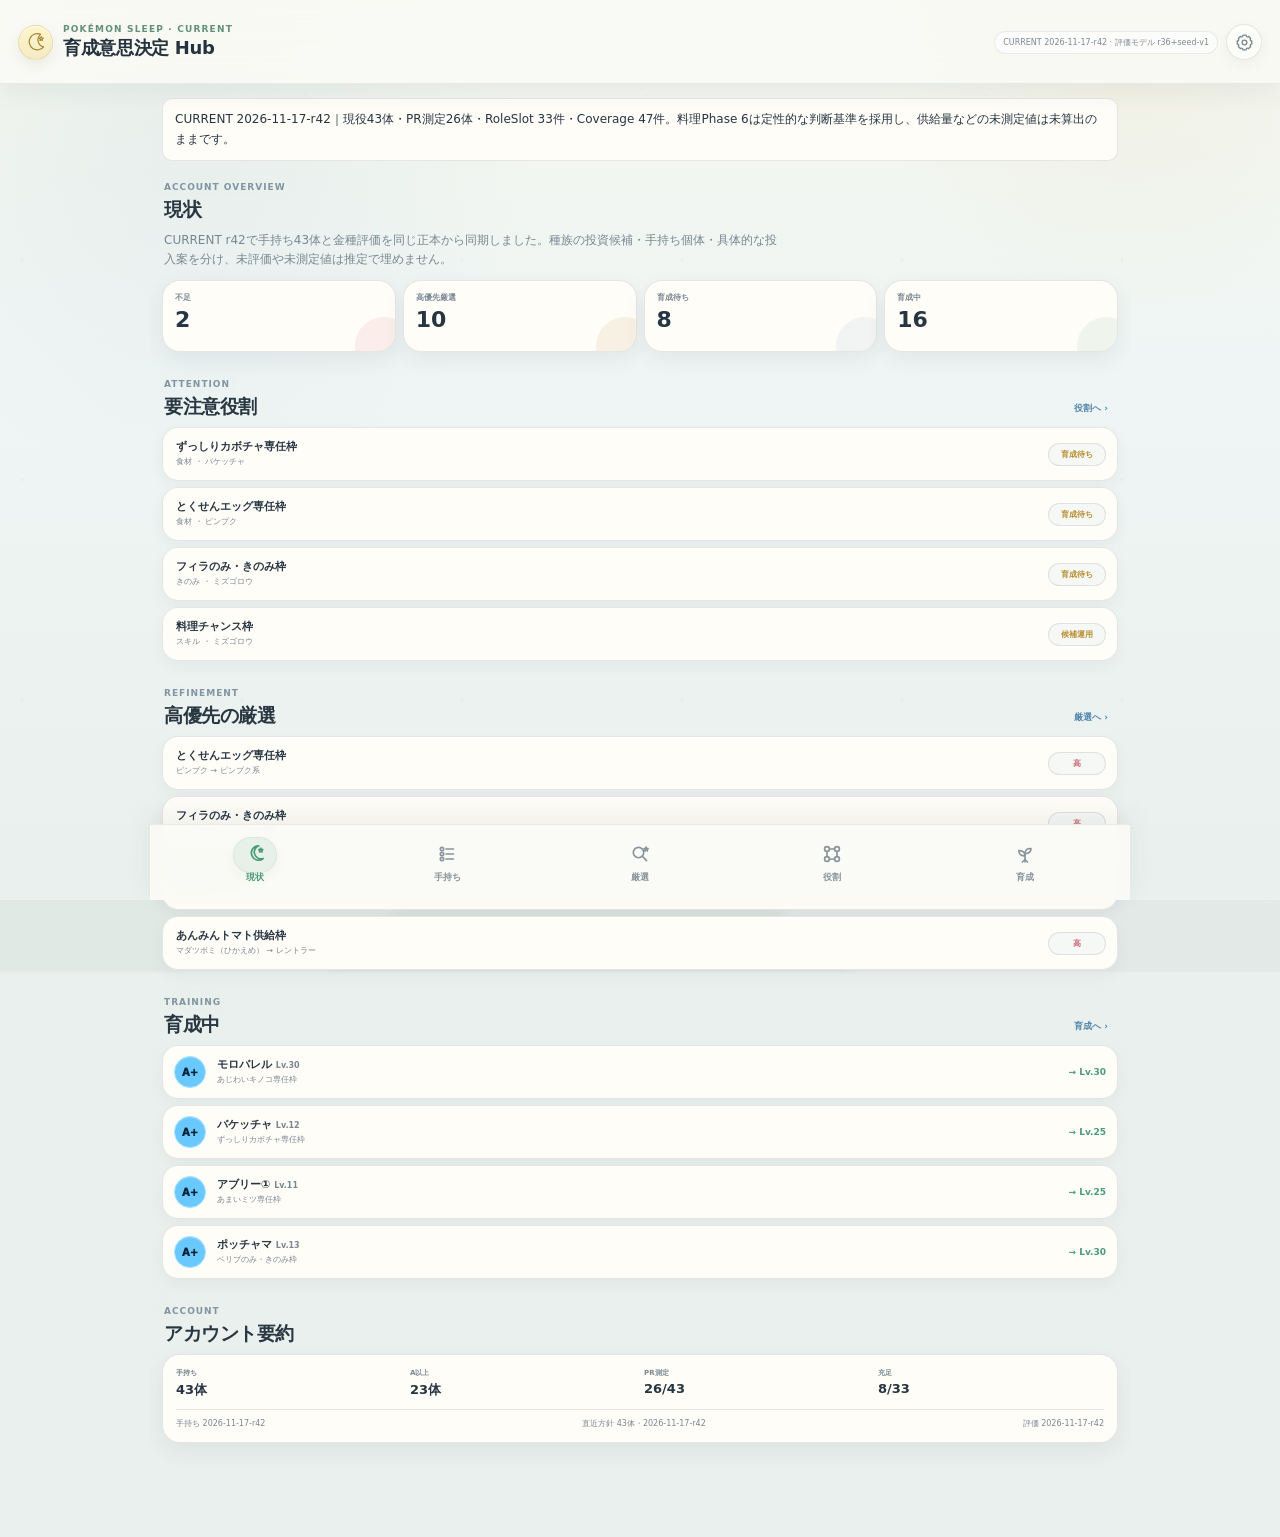
<file: index.html>
<!doctype html>
<html lang="ja">
<head>
<meta charset="utf-8">
<meta name="viewport" content="width=device-width,initial-scale=1,viewport-fit=cover">
<title>Pokémon Sleep Decision Hub</title>
<meta name="color-scheme" content="light dark">
<meta name="theme-color" content="#f5f6ee" media="(prefers-color-scheme: light)">
<meta name="theme-color" content="#1a2530" media="(prefers-color-scheme: dark)">
<link rel="manifest" href="./manifest.webmanifest?v=0.24-r42">
<link rel="stylesheet" href="./style.css?v=0.24-r42">
<link rel="stylesheet" href="./data-gate.css?v=0.24-r42">
<link rel="stylesheet" href="./seed-ui.css?v=0.24-r42">
<style>
.facts-status{margin:0 0 14px;padding:10px 12px;border:1px solid var(--line);border-radius:10px;background:var(--panel);color:var(--muted);font-size:12px;line-height:1.7}
.facts-status[data-status="current"]{color:var(--text)}
.facts-status[data-status="fallback"]{border-style:dashed}
.detail-provenance{margin:8px 0 0;font-size:11px;line-height:1.65;opacity:.85}
@media(max-width:600px){.facts-status{font-size:11px}}
.tier-provisional{border-bottom:1px dashed currentColor}.r36-decision-grid{display:grid;grid-template-columns:repeat(2,minmax(0,1fr));gap:10px;margin-top:12px}.r36-decision-grid>div{background:var(--panel);border:1px solid var(--line);border-radius:9px;padding:9px}.r36-decision-grid dt{font-size:11px;color:var(--muted);margin-bottom:4px}.r36-decision-grid dd{margin:0;font-size:12px;line-height:1.65;overflow-wrap:anywhere}.coverage-r36{margin:14px 0 26px}.coverage-r36 h3{margin:0 0 10px;font-size:14px}.coverage-r36 h3 small{color:var(--muted);font-size:11px}.coverage-r36-list{display:grid;grid-template-columns:repeat(2,minmax(0,1fr));gap:8px}.coverage-r36-list article{border:1px solid var(--line);background:var(--panel);border-radius:10px;padding:9px 10px;display:flex;flex-wrap:wrap;gap:6px;align-items:center}.coverage-r36-list strong{font-size:12px;flex:1}.coverage-r36-list span{font-size:11px}.coverage-r36-list small{color:var(--muted);font-size:11px;width:100%}@media(max-width:380px){.r36-decision-grid,.coverage-r36-list{grid-template-columns:1fr}}</style>
</head>
<body>
<header class="topbar">
  <div class="brand-lockup">
    <span class="brand-moon" aria-hidden="true">
      <svg viewBox="0 0 32 32"><path d="M22.7 4.9a11.8 11.8 0 1 0 4.4 18.2A10.4 10.4 0 0 1 22.7 4.9Z"/><path d="M23.6 8.2l.9 1.8 2 .3-1.5 1.4.4 2-1.8-.9-1.8.9.4-2-1.5-1.4 2-.3.9-1.8Z"/></svg>
    </span>
    <div><div class="eyebrow">POKÉMON SLEEP · CURRENT</div><h1>育成意思決定 Hub</h1></div>
  </div>
  <div class="header-actions">
    <div id="revision" class="revision"></div>
    <button id="settingsButton" class="settings-button" aria-label="設定を開く">
      <svg viewBox="0 0 24 24" aria-hidden="true"><circle cx="12" cy="12" r="3"/><path d="M19.4 15a1.7 1.7 0 0 0 .3 1.9l.1.1-2.8 2.8-.1-.1a1.7 1.7 0 0 0-1.9-.3 1.7 1.7 0 0 0-1 1.6v.2h-4V21a1.7 1.7 0 0 0-1-1.6 1.7 1.7 0 0 0-1.9.3l-.1.1L4.2 17l.1-.1a1.7 1.7 0 0 0 .3-1.9A1.7 1.7 0 0 0 3 14H2.8v-4H3a1.7 1.7 0 0 0 1.6-1 1.7 1.7 0 0 0-.3-1.9L4.2 7 7 4.2l.1.1A1.7 1.7 0 0 0 9 4.6 1.7 1.7 0 0 0 10 3V2.8h4V3a1.7 1.7 0 0 0 1 1.6 1.7 1.7 0 0 0 1.9-.3l.1-.1L19.8 7l-.1.1a1.7 1.7 0 0 0-.3 1.9 1.7 1.7 0 0 0 1.6 1h.2v4H21a1.7 1.7 0 0 0-1.6 1Z"/></svg>
    </button>
  </div>
</header>

<main id="swipeArea" class="shell">
  <div id="factsStatus" class="facts-status" role="status" aria-live="polite">手持ち・PRの更新状態を確認しています…</div>
  <section id="home" class="view active">
    <div class="page-title"><div><span class="eyebrow">ACCOUNT OVERVIEW</span><h2>現状</h2></div></div>
    <p class="lede home-lede">CURRENT r42で手持ち43体と金種評価を同じ正本から同期しました。種族の投資候補・手持ち個体・具体的な投入案を分け、未評価や未測定値は推定で埋めません。</p>

    <div id="homePulse" class="home-pulse-grid"></div>

    <div class="section-head home-section-head">
      <div><span class="eyebrow">ATTENTION</span><h2>要注意役割</h2></div>
      <button type="button" class="home-section-link" data-home-view="roles">役割へ ›</button>
    </div>
    <div id="homeAttention" class="home-stack"></div>

    <div class="section-head home-section-head">
      <div><span class="eyebrow">REFINEMENT</span><h2>高優先の厳選</h2></div>
      <button type="button" class="home-section-link" data-home-view="refine">厳選へ ›</button>
    </div>
    <div id="homeRefine" class="home-stack"></div>

    <div class="section-head home-section-head">
      <div><span class="eyebrow">TRAINING</span><h2>育成中</h2></div>
      <button type="button" class="home-section-link" data-home-view="plan">育成へ ›</button>
    </div>
    <div id="homeTraining" class="home-stack"></div>

    <div class="section-head home-section-head">
      <div><span class="eyebrow">ACCOUNT</span><h2>アカウント要約</h2></div>
    </div>
    <div id="homeSummary" class="home-summary"></div>
  </section>

  <section id="roster" class="view">
    <div class="page-title"><div><span class="eyebrow">ROSTER</span><h2>手持ち一覧</h2></div></div>
    <div class="controls">
      <input id="search" type="search" placeholder="名前・役割で検索">
      <select id="qualityFilter"><option value="">全品質</option><option>S</option><option>A+</option><option>A</option><option>B</option><option>C</option><option>特殊</option></select>
      <select id="typeFilter"><option value="">全役割</option><option>きのみ</option><option>食材</option><option>スキル</option></select>
    </div>
    <div id="rosterList" class="dense-list"></div>
  </section>

  <section id="refine" class="view">
    <div class="page-title"><div><span class="eyebrow">REFINEMENT</span><h2>厳選状況</h2></div></div>
    <p id="refineLead" class="lede">厳選状態を読み込み中です。</p>
    <div id="refineList" class="compact-list"></div>
  </section>

  <section id="roles" class="view">
    <div class="page-title"><div><span class="eyebrow">ROLE MAP</span><h2>役割一覧</h2></div></div>
    <p class="lede">現行CURRENTの担当・バックアップ・料理需要と投資条件を確認できます。種族Tierは暫定と未評価を区別します。金種の投資候補Tierは育成画面の別評価です。</p>
    <div id="roleList" class="compact-list"></div>
    <details class="species-tier-audit">
      <summary><span>種族役割Tier</span><b id="speciesTierCount">—件</b></summary>
      <p>r42のM_SpeciesAssessmentをrole_key別に全件表示します。暫定Tierは「暫定S」のように表記し、未評価とは分けます。</p>
      <div id="speciesTierList" class="species-tier-list"></div>
    </details>
    <div class="section-head"><div><h2>食材・きのみ・スキルのCoverage</h2></div></div><p class="lede">料理のCore/Upgrade/Flex区分は暫定です。Coverage充足とアメ投入許可は別判断です。</p><div id="coverageList"></div>
  </section>

  <section id="plan" class="view">
    <div class="page-title"><div><span class="eyebrow">CONTEXT</span><h2>育成・イベント</h2></div></div>
    <div class="gate-entry"><div><strong>判断前チェック</strong><small>必要なときだけ、情報の確認・保留条件を表示します。</small></div><button type="button" class="gate-trigger" id="gateFromPlan">開く</button></div>
    <div id="resourceBar" class="resource-bar"></div>
    <div id="seedInvestmentPanel"><p class="lede" role="status">金種評価は未読込です。表示されない場合は更新を確認してください。</p></div>
    <div class="section-head"><div><span class="eyebrow">EVENTS</span><h2>イベント情報</h2></div></div>
    <div id="eventList" class="event-grid"></div>
    <div class="section-head"><div><span class="eyebrow">TRAINING</span><h2>育成中</h2></div></div>
    <div id="planList" class="dense-list"></div>
  </section>
</main>

<nav class="bottom-nav" aria-label="主要ナビゲーション">
  <button class="nav-item active" data-view="home">
    <span class="nav-icon" aria-hidden="true"><svg viewBox="0 0 24 24"><path d="M15.8 3.8a7.2 7.2 0 1 0 4.4 12.7A6.4 6.4 0 0 1 15.8 3.8Z"/><path d="M17.8 6.2l.6 1.2 1.4.2-1 1 .2 1.3-1.2-.6-1.2.6.2-1.3-1-1 1.4-.2.6-1.2Z"/></svg></span>
    <small>現状</small>
  </button>
  <button class="nav-item" data-view="roster">
    <span class="nav-icon" aria-hidden="true"><svg viewBox="0 0 24 24"><circle cx="6" cy="7" r="1.7"/><circle cx="6" cy="12" r="1.7"/><circle cx="6" cy="17" r="1.7"/><path d="M10 7h7.5M10 12h7.5M10 17h7.5"/></svg></span>
    <small>手持ち</small>
  </button>
  <button class="nav-item" data-view="refine">
    <span class="nav-icon" aria-hidden="true"><svg viewBox="0 0 24 24"><circle cx="10.5" cy="10.5" r="5.2"/><path d="m14.4 14.4 4.2 4.2"/><path d="m18.1 5.1.6 1.3 1.4.2-1 1 .3 1.4-1.3-.7-1.3.7.3-1.4-1-1 1.4-.2.6-1.3Z"/></svg></span>
    <small>厳選</small>
  </button>
  <button class="nav-item" data-view="roles">
    <span class="nav-icon" aria-hidden="true"><svg viewBox="0 0 24 24"><circle cx="7" cy="7" r="2.4"/><circle cx="17" cy="7" r="2.4"/><circle cx="7" cy="17" r="2.4"/><circle cx="17" cy="17" r="2.4"/><path d="M9.4 7h5.2M7 9.4v5.2M17 9.4v5.2M9.4 17h5.2"/></svg></span>
    <small>役割</small>
  </button>
  <button class="nav-item" data-view="plan">
    <span class="nav-icon" aria-hidden="true"><svg viewBox="0 0 24 24"><path d="M12 20v-8"/><path d="M12 14c-4 0-6.2-2.1-6.2-5.4 3.9-.2 6.2 1.7 6.2 5.4Z"/><path d="M12 11.6c3.7 0 6-2 6-5.1-3.7-.2-6 1.6-6 5.1Z"/><path d="m9.5 20 2.5-2.5 2.5 2.5"/></svg></span>
    <small>育成</small>
  </button>
</nav>

<dialog id="detailDialog"><button id="closeDialog" class="close" aria-label="閉じる">×</button><div id="detail"></div><button type="button" id="gateFromIndividual" class="gate-trigger gate-detail-trigger">この個体の判断前チェック</button></dialog>

<dialog id="settingsDialog" class="settings-dialog">
  <button id="closeSettings" class="close" aria-label="設定を閉じる">×</button>
  <div class="settings-sheet">
    <div class="settings-title"><span class="eyebrow">SETTINGS</span><h2>設定</h2></div>

    <section class="settings-section">
      <div class="settings-section-title">更新</div>
      <div class="update-card">
        <div><small>現在のバージョン</small><strong id="settingsVersion">—</strong><span id="settingsDataRevision">—</span></div>
        <div id="updateStatus" class="update-status">更新状況を確認できます。</div>
      </div>
      <div class="settings-actions">
        <button id="checkUpdate" class="settings-action primary">更新を確認</button>
        <button id="applyUpdate" class="settings-action" hidden>更新を適用</button>
        <button id="reloadApp" class="settings-action quiet">再読み込み</button>
      </div>
    </section>

    <section class="settings-section">
      <div class="settings-section-title">表示</div>
      <label class="settings-row">
        <span><b>テーマ</b><small>端末設定に追従するか固定します</small></span>
        <select id="themeMode" class="settings-select">
          <option value="system">端末に合わせる</option>
          <option value="light">ライト</option>
          <option value="dark">ダーク</option>
        </select>
      </label>
    </section>

    <section class="settings-section">
      <div class="settings-section-title">厳選</div>
      <label class="settings-row">
        <span><b>完了済みを表示</b><small>オフにすると厳選中だけに絞ります</small></span>
        <input id="showCompletedRefine" class="settings-toggle" type="checkbox">
      </label>
    </section>

    <section class="settings-section">
      <div class="settings-section-title">更新履歴</div>
      <div id="updateHistory" class="update-history"></div>
    </section>

    <section class="settings-section">
      <div class="settings-section-title">アプリ情報</div>
      <dl id="appInfo" class="app-info"></dl>
    </section>
  </div>
</dialog>
<dialog id="dataGateDialog" class="gate-dialog" aria-labelledby="dataGateTitle">
  <button type="button" id="closeDataGate" class="close" aria-label="判断前チェックを閉じる">×</button>
  <div class="gate-header">
    <span class="eyebrow">DATA SUFFICIENCY GATE</span>
    <h2 id="dataGateTitle">判断前チェック</h2>
    <p>不足情報で結論が変わる場合だけ、必要な確認を示します。ここで個体の強さや投入可否を自動決定するものではありません。</p>
  </div>
  <p class="gate-context" id="dataGateContext"></p>
  <label class="gate-field" for="dataGateType"><span>何を判断したい？</span>
    <select id="dataGateType">
      <option value="biscuit">朝のサブレ配分</option>
      <option value="keep">個体のキープ・厳選</option>
      <option value="invest">通常の育成</option>
      <option value="rare_investment">希少資源の投入</option>
      <option value="release_review">博士送りの検討</option>
      <option value="cooking">料理の方針</option>
      <option value="field">フィールド選択</option>
      <option value="special">特殊個体の育成</option>
    </select>
  </label>
  <fieldset id="dataGateIntentGroup" class="gate-intent">
    <legend>確認の深さ</legend>
    <div class="gate-intent-options">
      <label><input type="radio" id="dataGateDirection" name="dataGateIntent" value="direction" checked> 方針・候補を考える</label>
      <label><input type="radio" id="dataGateCommit" name="dataGateIntent" value="commit"> 具体的に実行する前</label>
    </div>
  </fieldset>
  <div class="gate-input-fields" id="dataGateFields"></div>
  <section id="dataGateResult" class="gate-result" aria-live="polite"></section>
  <details class="gate-source"><summary>参照元・入力の扱い</summary><p id="dataGateSource"></p></details>
</dialog>
<script src="./data.js?v=0.24-r42"></script>
<script src="./updates.js?v=0.24-r42"></script>
<script src="./srp.js?v=0.24-r42"></script>
<script src="./data-gate.js?v=0.24-r42"></script>
<script src="./seed-rules.js?v=0.24-r42"></script>
<script src="./seed-model.js?v=0.24-r42"></script>
<script src="./seed-data.js?v=0.24-r42"></script>
<script src="./seed-ui.js?v=0.24-r42"></script>
<script src="./app.js?v=0.24-r42"></script>
<script src="./data-gate-ui.js?v=0.24-r42"></script>
<script>
if ("serviceWorker" in navigator) {
  window.addEventListener("load", async () => {
    try {
      const hadController = !!navigator.serviceWorker.controller;
      let refreshing = false;
      navigator.serviceWorker.addEventListener("controllerchange", () => {
        if (hadController && !refreshing) {
          refreshing = true;
          location.reload();
        }
      });
      const reg = await navigator.serviceWorker.register("./service-worker.js?v=0.24-r42", { updateViaCache: "none" });
      await reg.update();
    } catch (e) {
      console.warn("Service worker registration failed", e);
    }
  });
}
</script>
</body>
</html>
</file>
<file: style.css>
:root{--bg:#0b0f14;--panel:#141a22;--panel2:#1b232d;--line:#27313d;--text:#f5f7fa;--muted:#97a5b5;--accent:#72e6a6;--yellow:#f3cf72;--red:#ff8a94;--blue:#8cbfff;--purple:#c7a8ff;--navh:70px}
*{box-sizing:border-box}html{background:var(--bg)}body{margin:0;color:var(--text);background:linear-gradient(180deg,#10161e 0,#0b0f14 360px);font-family:Inter,"Noto Sans JP",system-ui,-apple-system,sans-serif;min-height:100vh}button,input,select{font:inherit}button{color:inherit}.topbar{position:sticky;top:0;z-index:10;display:flex;align-items:center;justify-content:space-between;padding:13px 16px;border-bottom:1px solid rgba(255,255,255,.06);background:rgba(11,15,20,.86);backdrop-filter:blur(16px)}h1{font-size:18px;margin:2px 0 0}.revision{font-size:10px;color:var(--muted)}.eyebrow{font-size:10px;letter-spacing:.14em;font-weight:900;color:var(--accent)}.shell{max-width:980px;margin:auto;padding:14px 12px calc(var(--navh) + 24px)}.view{display:none;animation:fade .16s ease}.view.active{display:block}@keyframes fade{from{opacity:.35;transform:translateX(4px)}to{opacity:1;transform:none}}.page-title{display:flex;align-items:end;justify-content:space-between;margin:4px 2px 12px}.page-title h2,.section-head h2{font-size:19px;margin:3px 0 0}.section-head{display:flex;justify-content:space-between;align-items:end;margin:24px 2px 10px}.lede{margin:-4px 2px 14px;color:var(--muted);font-size:12px;line-height:1.55}.kpi-grid{display:grid;grid-template-columns:repeat(4,1fr);gap:7px}.kpi{border:1px solid var(--line);background:rgba(20,26,34,.88);border-radius:15px;padding:11px}.kpi small{display:block;color:var(--muted);font-size:10px}.kpi strong{display:block;font-size:21px;margin-top:2px;letter-spacing:-.03em}.status-summary{display:flex;gap:6px;overflow-x:auto;padding:10px 1px 2px;scrollbar-width:none}.status-summary::-webkit-scrollbar{display:none}.status-pill,.chip{white-space:nowrap;border:1px solid var(--line);background:var(--panel);border-radius:999px;padding:6px 9px;font-size:11px}.status-pill b{margin-left:5px}.coverage-stack{display:grid;gap:10px}.coverage-group{border:1px solid var(--line);background:var(--panel);border-radius:16px;padding:12px}.coverage-head{display:flex;align-items:center;justify-content:space-between;margin-bottom:9px}.coverage-head b{font-size:13px}.coverage-head span{font-size:10px;color:var(--muted)}.coverage-grid{display:grid;grid-template-columns:repeat(2,minmax(0,1fr));gap:6px}.coverage-item{display:flex;gap:7px;align-items:center;min-width:0;border-radius:11px;padding:8px 9px;background:#10161d}.coverage-dot{width:8px;height:8px;border-radius:50%;flex:none}.coverage-item .label{font-size:11px;overflow:hidden;text-overflow:ellipsis;white-space:nowrap}.coverage-item .state{margin-left:auto;font-size:10px;color:var(--muted);white-space:nowrap}.dot-good{background:var(--accent)}.dot-mid{background:var(--yellow)}.dot-bad{background:var(--red)}.dot-unknown{background:#687585}.dense-list,.compact-list{display:grid;gap:6px}.dense-row{display:grid;grid-template-columns:minmax(120px,1.2fr) minmax(100px,1fr) minmax(92px,.8fr) minmax(92px,.8fr);gap:8px;align-items:center;border:1px solid var(--line);background:var(--panel);border-radius:14px;padding:10px 11px;cursor:pointer}.dense-row:hover{border-color:#3a4858}.poke-main{min-width:0}.poke-name{font-weight:900;font-size:14px;white-space:nowrap;overflow:hidden;text-overflow:ellipsis}.poke-meta{font-size:10px;color:var(--muted);margin-top:2px;white-space:nowrap;overflow:hidden;text-overflow:ellipsis}.cell-label{display:block;font-size:9px;color:var(--muted);margin-bottom:1px}.cell-value{font-size:11px;font-weight:800;white-space:nowrap;overflow:hidden;text-overflow:ellipsis}.top{color:var(--accent)}.quality{display:inline-flex;align-items:center;justify-content:center;min-width:32px;height:24px;padding:0 8px;border-radius:8px;font-weight:950;font-size:11px;border:1px solid transparent;box-shadow:inset 0 1px 0 rgba(255,255,255,.18)}
.quality.q-s{background:#f5c94a;color:#2d2100;border-color:#ffe58b}
.quality.q-ap{background:#69c9ff;color:#072338;border-color:#a6e1ff}
.quality.q-a{background:#78dea4;color:#082317;border-color:#abf0c7}
.quality.q-b{background:#7d8da1;color:#fff;border-color:#a3afbd}
.quality.q-c{background:#8b4a55;color:#ffe8eb;border-color:#b76875}
.quality.q-special{background:#c7a8ff;color:#1b1127;border-color:#ddcaff}
.quality.q-other{background:#687585;color:#fff}.compact-row{border:1px solid var(--line);background:var(--panel);border-radius:14px;padding:11px}.compact-top{display:flex;align-items:start;gap:8px}.compact-name{font-weight:900;font-size:13px}.compact-state{margin-left:auto;font-size:10px;font-weight:900;white-space:nowrap}.compact-meta{font-size:10px;color:var(--muted);margin-top:3px}.compact-note{font-size:11px;line-height:1.45;margin-top:7px;color:#cbd3dc}.mini-badges{display:flex;gap:5px;flex-wrap:wrap;margin-top:7px}.mini-badge{font-size:9px;border:1px solid var(--line);border-radius:999px;padding:4px 7px;color:#c4ced8;background:#10161d}.controls{display:grid;grid-template-columns:1fr 112px 112px;gap:7px;margin-bottom:10px}.controls input,.controls select{min-width:0;border:1px solid var(--line);background:var(--panel);color:var(--text);border-radius:12px;padding:9px 10px;font-size:12px}.event-grid{display:grid;grid-template-columns:repeat(2,1fr);gap:8px}.event-card{border:1px solid var(--line);border-radius:16px;background:var(--panel);padding:13px}.event-card.upcoming{border-color:#5d5030}.event-card.active-event{border-color:#30704d}.event-state{font-size:10px;font-weight:900;margin-bottom:5px;color:var(--yellow)}.event-card.active-event .event-state{color:var(--accent)}.event-name{font-weight:900;font-size:13px}.event-dates{font-size:10px;color:var(--muted);margin:3px 0 8px}.event-summary{font-size:11px;line-height:1.5}.event-link{display:inline-block;margin-top:8px;font-size:10px;color:var(--blue);text-decoration:none}.resource-bar{display:flex;gap:6px;overflow:auto;padding-bottom:4px;scrollbar-width:none}.resource-bar::-webkit-scrollbar{display:none}.resource{white-space:nowrap;border:1px solid var(--line);background:var(--panel);border-radius:12px;padding:8px 10px}.resource small{display:block;color:var(--muted);font-size:9px}.resource b{font-size:12px}.bottom-nav{position:fixed;z-index:20;left:50%;bottom:0;transform:translateX(-50%);width:min(980px,100%);height:calc(var(--navh) + env(safe-area-inset-bottom));display:grid;grid-template-columns:repeat(5,1fr);padding:7px 8px calc(7px + env(safe-area-inset-bottom));border-top:1px solid var(--line);background:rgba(12,16,22,.94);backdrop-filter:blur(18px)}.nav-item{border:0;background:transparent;color:var(--muted);border-radius:12px;display:flex;flex-direction:column;align-items:center;justify-content:center;gap:2px}.nav-item span{font-size:17px;line-height:1}.nav-item small{font-size:9px;font-weight:800}.nav-item.active{color:var(--accent);background:rgba(114,230,166,.08)}dialog{width:min(720px,calc(100vw - 16px));max-height:90vh;overflow:auto;background:#11171e;color:var(--text);border:1px solid var(--line);border-radius:22px;padding:19px}dialog::backdrop{background:rgba(0,0,0,.74)}.close{float:right;border:0;background:#252e39;color:white;border-radius:50%;width:34px;height:34px;font-size:20px}.detail-title{font-size:22px;margin:4px 0}.detail-grid{display:grid;grid-template-columns:repeat(2,1fr);gap:8px}.detail-box{border:1px solid var(--line);border-radius:14px;background:var(--panel);padding:11px}.detail-box b{font-size:11px}.detail-box p{font-size:12px;line-height:1.5;margin:6px 0 0}.measure-table{width:100%;border-collapse:collapse;font-size:10px;margin-top:8px}.measure-table th,.measure-table td{padding:7px 5px;border-bottom:1px solid var(--line);text-align:left}.state-good{color:var(--accent)}.state-mid{color:var(--yellow)}.state-bad{color:var(--red)}.state-unknown{color:var(--muted)}.srp-beta{color:var(--blue)}
@media(max-width:700px){.kpi-grid{grid-template-columns:repeat(4,1fr)}.kpi{padding:9px 8px}.kpi strong{font-size:18px}.dense-row{grid-template-columns:minmax(105px,1.25fr) minmax(74px,.8fr) minmax(72px,.7fr);gap:6px;padding:9px}.dense-row .species-cell{display:none}.coverage-grid{grid-template-columns:repeat(2,minmax(0,1fr))}.controls{grid-template-columns:1fr 1fr}.controls input{grid-column:1/-1}.event-grid{grid-template-columns:1fr}.detail-grid{grid-template-columns:1fr 1fr}}
@media(max-width:390px){.shell{padding-left:8px;padding-right:8px}.kpi-grid{gap:5px}.kpi small{font-size:9px}.kpi strong{font-size:16px}.dense-row{grid-template-columns:minmax(100px,1.2fr) minmax(68px,.75fr) minmax(68px,.75fr)}.cell-value{font-size:10px}.coverage-item{padding:7px}.topbar{padding-left:11px;padding-right:11px}}
/* v0.6 direct-manipulation swipe + compact refinement */
.shell{position:relative;overflow-x:hidden;overflow-x:clip;touch-action:pan-y}
.view{animation:none;will-change:transform}
.view.swipe-current{display:block;transform:translate3d(var(--swipe-x,0),0,0)}
.view.swipe-neighbor{display:block;position:absolute;top:14px;left:12px;right:12px;transform:translate3d(var(--swipe-x,0),0,0);pointer-events:none}
.view.swipe-animating{transition:transform .22s cubic-bezier(.2,.78,.2,1)}
.refine-row .compact-top{align-items:center}
.refine-priority{flex:none;white-space:nowrap;font-size:9px;font-weight:900;border:1px solid var(--line);border-radius:999px;padding:5px 7px;background:#10161d}
.priority-high{color:var(--red);border-color:rgba(255,138,148,.36)}
.priority-mid{color:var(--yellow);border-color:rgba(243,207,114,.34)}
.priority-low{color:var(--muted)}
.refine-target{display:flex;align-items:center;gap:8px;margin-top:8px;padding:7px 9px;border-radius:10px;background:#10161d;border:1px solid rgba(255,255,255,.035)}
.refine-target span{font-size:9px;color:var(--muted);white-space:nowrap}
.refine-target b{font-size:11px;color:var(--text)}
.refine-target.target-unset{border-style:dashed}
.refine-target.target-unset b{color:var(--muted);font-weight:700}
@media(max-width:390px){.view.swipe-neighbor{left:8px;right:8px}}

.refine-target{align-items:flex-start}
.target-list{display:flex;align-items:center;gap:5px;flex-wrap:wrap;min-width:0}
.target-list b,.target-list span{font-size:11px;white-space:normal;color:var(--text)}
.target-list i{font-style:normal;font-size:9px;color:var(--accent);margin-left:2px}
.target-list b small{font-size:8px;color:var(--muted);font-weight:700;margin-left:4px}
.target-list em{font-style:normal;font-size:9px;color:#5d6977}

.refine-flags{display:flex;align-items:center;justify-content:flex-end;gap:5px;flex-wrap:wrap}
.refine-status{flex:none;white-space:nowrap;font-size:9px;font-weight:950;border:1px solid var(--line);border-radius:999px;padding:5px 7px;background:#10161d}
.status-active{color:var(--red);border-color:rgba(255,138,148,.38)}
.status-conditional{color:var(--blue);border-color:rgba(140,191,255,.36)}
.status-done{color:var(--accent);border-color:rgba(114,230,166,.32)}
.status-unknown{color:var(--muted)}
.refine-row.is-done{opacity:.66}
.refine-row.is-done:hover{opacity:.82}
.refine-row.is-done .compact-note{color:#9aa6b3}
@media(max-width:460px){.refine-flags{max-width:120px}.refine-status,.refine-priority{font-size:8px;padding:4px 6px}}

/* Official-like Pokémon Sleep subskill presentation */
.subskill-box{overflow:hidden}
.subskill-grid{display:grid;grid-template-columns:repeat(2,minmax(0,1fr));gap:9px;margin-top:9px}
.subskill-slot{position:relative;min-height:38px;display:flex;align-items:center;justify-content:center;padding:9px 8px 7px;border-radius:7px;border:1px solid;font-size:11px;font-weight:850;text-align:center;box-shadow:0 1px 2px rgba(0,0,0,.18),inset 0 1px 0 rgba(255,255,255,.55)}
.subskill-gold{background:linear-gradient(180deg,#fff8dc,#f4df91);border-color:#cfa64e;color:#5d4318}
.subskill-blue{background:linear-gradient(180deg,#f0f8ff,#cfe9fb);border-color:#83b9df;color:#274c68}
.subskill-white{background:linear-gradient(180deg,#fff,#edf0f5);border-color:#b9c1cc;color:#3c4653}
.subskill-slot.locked{background:linear-gradient(180deg,#f7f8fa,#eceff3);border-color:#c8ced7;color:#8a929e;box-shadow:inset 0 1px 0 rgba(255,255,255,.75)}
.unlock-level{position:absolute;left:7px;top:-8px;padding:1px 6px;border-radius:999px;background:#9a7049;color:#fff;font-size:8px;font-weight:900;letter-spacing:.01em;box-shadow:0 1px 2px rgba(0,0,0,.18)}
.subskill-name{line-height:1.2}
@media(max-width:390px){.subskill-grid{gap:8px}.subskill-slot{font-size:10px;padding-left:5px;padding-right:5px}}

/* Tier colors are independent from official subskill rarity colors */
.tier-text{font-style:normal;font-weight:950}
.tier-text.q-s{color:#f2c84b;text-shadow:0 0 10px rgba(242,200,75,.14)}
.tier-text.q-ap{color:#72ceff}
.tier-text.q-a{color:#7ce0a8}
.tier-text.q-b{color:#a9b6c6}
.tier-text.q-c{color:#ff98a1}
.tier-text.q-special{color:#cfb2ff}


/* v0.9 sleep-inspired visual pass */
:root{
  --bg:#101725;
  --panel:#182334;
  --panel2:#203047;
  --line:#30445d;
  --text:#f8f6f0;
  --muted:#a7b4c4;
  --accent:#74d9ae;
  --yellow:#f5d478;
  --red:#ff9ca5;
  --blue:#8bc9f5;
  --purple:#c9b1f3
}
body{
  background:
    radial-gradient(circle at 18% 3%,rgba(95,139,193,.16),transparent 28%),
    radial-gradient(circle at 88% 15%,rgba(116,217,174,.08),transparent 24%),
    linear-gradient(180deg,#121c2d 0,#0e1522 440px,#0b111b 100%);
}
body::before{
  content:"";
  position:fixed;
  inset:0;
  pointer-events:none;
  opacity:.28;
  background:
    radial-gradient(circle at 12% 18%,rgba(255,255,255,.18) 0 1px,transparent 1.5px),
    radial-gradient(circle at 74% 8%,rgba(255,255,255,.13) 0 1px,transparent 1.5px),
    radial-gradient(circle at 91% 34%,rgba(255,255,255,.1) 0 1px,transparent 1.5px);
  background-size:190px 190px,260px 260px,320px 320px;
}
.topbar{
  background:linear-gradient(180deg,rgba(14,23,37,.96),rgba(13,20,32,.9));
  border-bottom-color:rgba(139,201,245,.1);
  box-shadow:0 8px 30px rgba(0,0,0,.16)
}
.eyebrow{
  color:#7ce0b8;
  letter-spacing:.12em;
  text-shadow:0 0 18px rgba(116,217,174,.12)
}
.kpi,.coverage-group,.dense-row,.compact-row,.event-card,.resource,.detail-box{
  background:linear-gradient(180deg,rgba(28,41,59,.96),rgba(22,33,49,.96));
  border-color:rgba(120,153,190,.22);
  box-shadow:0 8px 22px rgba(3,9,18,.12),inset 0 1px 0 rgba(255,255,255,.025)
}
.kpi,.coverage-group,.dense-row,.compact-row,.event-card{border-radius:20px}
.dense-row:hover{border-color:rgba(139,201,245,.34)}
.controls input,.controls select{
  background:rgba(20,31,47,.92);
  border-color:rgba(120,153,190,.25);
  box-shadow:inset 0 1px 0 rgba(255,255,255,.025)
}
.status-pill,.chip,.mini-badge,.refine-status,.refine-priority{
  background:rgba(12,22,35,.72);
  border-color:rgba(137,169,202,.22)
}
.bottom-nav{
  background:rgba(10,17,28,.94);
  border-top-color:rgba(139,201,245,.14);
  box-shadow:0 -10px 28px rgba(0,0,0,.22)
}
.nav-item{border-radius:17px}
.nav-item.active{
  color:#7ce0b8;
  background:linear-gradient(180deg,rgba(116,217,174,.15),rgba(116,217,174,.08));
  box-shadow:inset 0 0 0 1px rgba(116,217,174,.08)
}
dialog{
  background:
    radial-gradient(circle at 85% 4%,rgba(139,201,245,.08),transparent 24%),
    linear-gradient(180deg,#182536,#111a28);
  border-color:rgba(139,201,245,.22);
  border-radius:30px;
  box-shadow:0 30px 80px rgba(0,0,0,.5),inset 0 1px 0 rgba(255,255,255,.04)
}
dialog::backdrop{background:rgba(4,8,15,.78);backdrop-filter:blur(3px)}
.close{
  background:rgba(105,128,158,.22);
  border:1px solid rgba(255,255,255,.05);
  box-shadow:inset 0 1px 0 rgba(255,255,255,.06)
}
.detail-title{letter-spacing:-.02em}
.detail-box{border-radius:18px}
.detail-box>b{color:#e9edf3}
.main-skill-card{
  display:flex;
  align-items:center;
  gap:11px;
  margin-top:12px;
  margin-bottom:10px;
  padding:12px 13px;
  border:1px solid rgba(139,201,245,.3);
  border-radius:18px;
  background:
    radial-gradient(circle at 12% 10%,rgba(255,244,177,.14),transparent 26%),
    linear-gradient(135deg,rgba(48,76,111,.96),rgba(31,52,79,.96));
  box-shadow:0 8px 20px rgba(3,10,20,.16),inset 0 1px 0 rgba(255,255,255,.08)
}
.main-skill-icon{
  display:grid;
  place-items:center;
  flex:none;
  width:34px;
  height:34px;
  border-radius:50%;
  color:#5d4720;
  background:linear-gradient(180deg,#fff2ad,#ebc965);
  border:1px solid rgba(255,236,154,.9);
  box-shadow:0 3px 8px rgba(0,0,0,.2),inset 0 1px 0 rgba(255,255,255,.7);
  font-size:18px
}
.main-skill-card>div{display:flex;flex-direction:column;min-width:0}
.main-skill-card small{
  font-size:9px;
  color:#aec3da;
  font-weight:800;
  letter-spacing:.04em
}
.main-skill-card strong{
  margin-top:2px;
  font-size:13px;
  line-height:1.25;
  color:#fff8df
}
.main-skill-lv{
  margin-left:auto;
  flex:none;
  padding:5px 8px;
  border-radius:999px;
  background:rgba(11,22,36,.52);
  border:1px solid rgba(255,255,255,.08);
  color:#f5d478;
  font-size:10px;
  font-weight:900
}
.refine-target{
  background:rgba(10,20,32,.56);
  border-color:rgba(139,201,245,.08);
  border-radius:14px
}
.refine-row.is-done{opacity:1}
.refine-row.is-done .compact-note,
.refine-row.is-done .refine-target{opacity:.62}
.refine-row.is-done .compact-name{color:#dce5ee}
.mobile-species-tier{display:none;margin-top:4px;font-size:9px;color:var(--muted)}
.measure-table th{color:#c4cfdb}
.measure-table td{color:#e8edf3}
@media(max-width:700px){
  .mobile-species-tier{display:block}
  .dense-row{border-radius:19px}
  dialog{border-radius:27px}
}


/* v0.10 design tokens + detail status screen */
:root{
  --surface-0:#0d1623;
  --surface-1:#152337;
  --surface-2:#1d3049;
  --surface-3:#29425f;
  --surface-soft:rgba(231,241,248,.055);
  --stroke-soft:rgba(159,190,220,.18);
  --stroke-strong:rgba(159,202,236,.3);
  --ink:#f8f6ef;
  --ink-soft:#d9e2eb;
  --ink-muted:#9faec0;
  --mint:#77ddb3;
  --sky:#8bcaf5;
  --cream:#f3d77d;
  --coral:#ff9fa8;
  --lavender:#c8b4f4;
  --radius-sm:12px;
  --radius-md:18px;
  --radius-lg:24px;
  --radius-xl:30px;
  --shadow-card:0 9px 24px rgba(2,8,17,.16);
  --shadow-float:0 24px 64px rgba(1,5,12,.42);
  --panel:var(--surface-1);
  --panel2:var(--surface-2);
  --line:var(--stroke-soft);
  --text:var(--ink);
  --muted:var(--ink-muted);
  --accent:var(--mint);
  --yellow:var(--cream);
  --red:var(--coral);
  --blue:var(--sky);
  --purple:var(--lavender)
}
.detail-hero{
  position:relative;
  overflow:hidden;
  margin:1px -2px 10px;
  padding:18px 16px 16px;
  border:1px solid var(--stroke-strong);
  border-radius:var(--radius-lg);
  background:
    radial-gradient(circle at 88% 0%,rgba(139,202,245,.2),transparent 34%),
    radial-gradient(circle at 5% 105%,rgba(119,221,179,.1),transparent 34%),
    linear-gradient(155deg,#243d5b 0%,#192b43 55%,#15243a 100%);
  box-shadow:var(--shadow-card),inset 0 1px 0 rgba(255,255,255,.07)
}
.detail-hero::after{
  content:"✦";
  position:absolute;
  right:18px;
  bottom:-15px;
  font-size:64px;
  color:rgba(255,243,181,.055);
  transform:rotate(12deg);
  pointer-events:none
}
.detail-role{
  position:relative;
  z-index:1;
  color:#9ad9ff;
  font-size:10px;
  font-weight:900;
  letter-spacing:.08em
}
.detail-identity{
  position:relative;
  z-index:1;
  display:flex;
  align-items:center;
  gap:12px;
  justify-content:space-between;
  margin-top:5px
}
.detail-identity>div:first-child{
  display:flex;
  align-items:baseline;
  gap:8px;
  min-width:0
}
.detail-identity h2{
  margin:0;
  font-size:27px;
  line-height:1.15;
  letter-spacing:-.035em;
  overflow:hidden;
  text-overflow:ellipsis;
  white-space:nowrap
}
.detail-level{
  flex:none;
  color:#b8c8d8;
  font-size:11px;
  font-weight:800
}
.detail-identity .quality{
  flex:none;
  width:43px;
  height:43px;
  min-width:43px;
  padding:0;
  border-radius:50%;
  font-size:15px;
  box-shadow:0 5px 14px rgba(0,0,0,.2),inset 0 1px 0 rgba(255,255,255,.45)
}
.detail-tags{
  position:relative;
  z-index:1;
  display:flex;
  flex-wrap:wrap;
  gap:6px;
  margin-top:12px
}
.detail-tags>span{
  display:inline-flex;
  align-items:center;
  min-height:25px;
  padding:4px 9px;
  border:1px solid rgba(255,255,255,.08);
  border-radius:999px;
  background:rgba(7,17,29,.3);
  color:#dbe6ef;
  font-size:10px;
  font-weight:800
}
.detail-tags>.shiny-marker{color:#e4b650;border-color:rgba(228,182,80,.38)}
.main-skill-card{
  margin:10px 0;
  padding:13px 14px;
  border-radius:var(--radius-md);
  border-color:rgba(243,215,125,.25);
  background:
    radial-gradient(circle at 8% 12%,rgba(255,246,192,.17),transparent 28%),
    linear-gradient(135deg,#304c6d,#223852);
  box-shadow:var(--shadow-card),inset 0 1px 0 rgba(255,255,255,.08)
}
.main-skill-icon{
  width:38px;
  height:38px;
  font-size:19px
}
.main-skill-card strong{font-size:14px}
.score-grid{
  display:grid;
  grid-template-columns:repeat(2,minmax(0,1fr));
  gap:9px;
  margin:10px 0
}
.score-card{
  position:relative;
  min-height:132px;
  padding:13px 13px 12px;
  border:1px solid var(--stroke-soft);
  border-radius:var(--radius-md);
  background:
    linear-gradient(180deg,rgba(35,54,78,.97),rgba(25,40,59,.97));
  box-shadow:var(--shadow-card),inset 0 1px 0 rgba(255,255,255,.035)
}
.score-label{
  display:flex;
  align-items:center;
  gap:5px;
  color:#bac8d7;
  font-size:10px;
  font-weight:900
}
.score-card>strong{
  display:block;
  margin-top:7px;
  color:#fff9e7;
  font-size:29px;
  line-height:1;
  letter-spacing:-.04em
}
.score-card>small{
  display:block;
  margin-top:5px;
  min-height:15px;
  color:#d7e0e9;
  font-size:10px;
  font-weight:800
}
.score-foot{
  margin-top:9px;
  color:#91cfee;
  font-size:10px;
  font-weight:800
}
.info-dot{
  position:relative;
  display:inline-grid;
  place-items:center;
  width:16px;
  height:16px;
  padding:0;
  border:1px solid rgba(139,202,245,.35);
  border-radius:50%;
  background:rgba(139,202,245,.08);
  color:#9dd9ff;
  font-size:10px;
  font-weight:950;
  line-height:1;
  cursor:help;
  outline:none
}
.info-dot::after{
  content:attr(data-tip);
  position:absolute;
  z-index:20;
  top:22px;
  right:-7px;
  width:220px;
  padding:8px 10px;
  border:1px solid rgba(159,202,236,.22);
  border-radius:11px;
  background:#0c1725;
  box-shadow:0 12px 30px rgba(0,0,0,.36);
  color:#e6edf4;
  font-size:10px;
  font-weight:600;
  line-height:1.45;
  opacity:0;
  transform:translateY(-4px);
  pointer-events:none;
  transition:opacity .15s ease,transform .15s ease
}
.info-dot:hover::after,.info-dot:focus::after{
  opacity:1;
  transform:translateY(0)
}
.detail-section{
  margin-top:9px;
  padding:13px;
  border:1px solid var(--stroke-soft);
  border-radius:var(--radius-md);
  background:linear-gradient(180deg,rgba(25,39,58,.94),rgba(20,33,49,.94));
  box-shadow:var(--shadow-card),inset 0 1px 0 rgba(255,255,255,.025)
}
.detail-section-head{
  display:flex;
  align-items:center;
  justify-content:space-between;
  margin-bottom:10px
}
.detail-section-head>span{
  color:#dfe7ef;
  font-size:11px;
  font-weight:900
}
.food-grid{
  display:grid;
  grid-template-columns:repeat(3,minmax(0,1fr));
  gap:7px
}
.food-slot{
  min-height:62px;
  padding:8px 7px;
  border:1px solid rgba(243,215,125,.2);
  border-radius:var(--radius-sm);
  background:linear-gradient(180deg,rgba(243,215,125,.08),rgba(22,36,53,.35));
  text-align:center
}
.food-slot small{
  display:block;
  color:#d7bd67;
  font-size:8px;
  font-weight:900
}
.food-slot strong{
  display:block;
  margin-top:7px;
  color:#f8f3e7;
  font-size:10px;
  line-height:1.25
}
.food-slot.locked{
  opacity:.46;
  filter:saturate(.65)
}
.nature-card{
  display:flex;
  align-items:center;
  gap:12px;
  justify-content:space-between
}
.nature-name small{
  display:block;
  color:#9faec0;
  font-size:9px;
  font-weight:800
}
.nature-name strong{
  display:block;
  margin-top:3px;
  color:#f7f3e9;
  font-size:14px
}
.nature-effects{
  display:flex;
  flex-direction:column;
  align-items:flex-end;
  gap:4px;
  font-size:9px;
  font-weight:850
}
.nature-up{color:#77ddb3}
.nature-down{color:#ff9fa8}
.nature-neutral{color:#9faec0}
.subskill-section{padding-bottom:15px}
.decision-card{
  margin-top:10px;
  padding:14px 15px;
  border:1px solid rgba(119,221,179,.22);
  border-radius:var(--radius-lg);
  background:
    radial-gradient(circle at 92% 12%,rgba(119,221,179,.12),transparent 32%),
    linear-gradient(145deg,rgba(31,62,67,.86),rgba(22,43,54,.92));
  box-shadow:var(--shadow-card),inset 0 1px 0 rgba(255,255,255,.035)
}
.decision-top{
  display:flex;
  align-items:center;
  justify-content:space-between;
  gap:10px
}
.decision-top small{
  display:block;
  color:#9bcab9;
  font-size:9px;
  font-weight:900
}
.decision-top strong{
  display:block;
  margin-top:2px;
  color:#e9fff5;
  font-size:18px;
  letter-spacing:-.02em
}
.decision-top>span{
  flex:none;
  padding:5px 8px;
  border:1px solid rgba(119,221,179,.2);
  border-radius:999px;
  background:rgba(5,23,23,.26);
  color:#8ce3bd;
  font-size:9px;
  font-weight:900
}
.decision-card p{
  margin:10px 0 0;
  color:#d7e3df;
  font-size:11px;
  line-height:1.6
}
.history-disclosure{
  margin-top:11px;
  border-top:1px solid rgba(159,190,220,.13);
  color:#d9e2eb
}
.history-disclosure summary{
  display:flex;
  align-items:center;
  justify-content:space-between;
  padding:12px 2px 6px;
  color:#aab8c8;
  font-size:10px;
  font-weight:850;
  cursor:pointer;
  list-style:none
}
.history-disclosure summary::-webkit-details-marker{display:none}
.history-disclosure summary::before{
  content:"›";
  margin-right:6px;
  color:#8bcaf5;
  font-size:16px;
  transform:rotate(0deg);
  transition:transform .16s ease
}
.history-disclosure[open] summary::before{transform:rotate(90deg)}
.history-disclosure summary span{
  margin-left:auto;
  color:#718399;
  font-size:9px
}
.history-disclosure .measure-table{margin-top:2px}
dialog[open]{animation:detailEnter .18s cubic-bezier(.2,.75,.25,1)}
@keyframes detailEnter{
  from{opacity:.35;transform:translateY(10px) scale(.985)}
  to{opacity:1;transform:none}
}
@media(max-width:430px){
  dialog{padding:15px}
  .detail-identity h2{font-size:24px}
  .score-card{min-height:124px}
  .score-card>strong{font-size:26px}
  .food-slot{padding-left:4px;padding-right:4px}
  .food-slot strong{font-size:9px}
}
@media(prefers-reduced-motion:reduce){
  dialog[open]{animation:none}
  .info-dot::after,.history-disclosure summary::before{transition:none}
}


/* v0.11 Pokémon Sleep world pass */
:root{
  --night-top:#172b45;
  --night-mid:#11233a;
  --night-low:#0c192b;
  --moon:#f5d982;
  --cloud:#dce9f2;
  --berry-role:#9fc7ff;
  --food-role:#f0cf77;
  --skill-role:#c8b5f5
}
html{background:var(--night-low)}
body{
  background:
    radial-gradient(circle at 86% 7%,rgba(245,217,130,.11),transparent 17%),
    radial-gradient(circle at 16% 18%,rgba(123,185,235,.12),transparent 28%),
    linear-gradient(180deg,var(--night-top) 0,var(--night-mid) 38%,var(--night-low) 100%);
  background-attachment:fixed
}
body::before{
  opacity:.42;
  background:
    radial-gradient(circle at 10% 18%,rgba(255,255,255,.28) 0 1px,transparent 1.6px),
    radial-gradient(circle at 72% 10%,rgba(255,246,200,.24) 0 1px,transparent 1.5px),
    radial-gradient(circle at 90% 28%,rgba(255,255,255,.16) 0 1px,transparent 1.4px),
    radial-gradient(circle at 34% 7%,rgba(255,255,255,.13) 0 1px,transparent 1.4px);
  background-size:190px 190px,260px 260px,315px 315px,230px 230px
}
body::after{
  content:"";
  position:fixed;
  z-index:-1;
  left:-10%;
  right:-10%;
  bottom:-8vh;
  height:28vh;
  pointer-events:none;
  background:
    radial-gradient(ellipse at 20% 100%,rgba(65,109,100,.16) 0 38%,transparent 39%),
    radial-gradient(ellipse at 76% 100%,rgba(57,91,91,.14) 0 42%,transparent 43%);
  filter:blur(1px)
}
.topbar{
  min-height:84px;
  padding:14px 18px 13px;
  background:
    linear-gradient(180deg,rgba(19,38,61,.94),rgba(15,29,47,.89));
  border-bottom:1px solid rgba(184,211,233,.09);
  box-shadow:0 10px 28px rgba(4,11,21,.12)
}
.brand-lockup{display:flex;align-items:center;gap:10px;min-width:0}
.brand-moon{
  display:grid;
  place-items:center;
  flex:none;
  width:35px;
  height:35px;
  border-radius:50%;
  background:linear-gradient(180deg,rgba(255,246,201,.16),rgba(245,217,130,.08));
  border:1px solid rgba(245,217,130,.2);
  box-shadow:0 5px 16px rgba(0,0,0,.12),inset 0 1px 0 rgba(255,255,255,.06)
}
.brand-moon svg{width:22px;height:22px;fill:none;stroke:#f4dc91;stroke-width:1.6;stroke-linecap:round;stroke-linejoin:round}
.topbar h1{font-size:18px;letter-spacing:-.02em}
.topbar .eyebrow{color:#94dcbf;font-size:9px;letter-spacing:.13em}
.revision{
  padding:5px 8px;
  border-radius:999px;
  background:rgba(7,18,31,.24);
  border:1px solid rgba(184,211,233,.1);
  color:#9cabbc;
  font-size:8px;
  white-space:nowrap
}
.page-title{margin-top:10px}
.page-title h2,.section-head h2{letter-spacing:-.025em}
.page-title .eyebrow,.section-head .eyebrow{
  color:#91b9d2;
  font-size:9px;
  letter-spacing:.11em
}

/* softer notebook cards */
.dense-row,.compact-row,.coverage-group,.kpi,.event-card{
  border-color:rgba(173,203,228,.15);
  background:
    radial-gradient(circle at 94% 4%,rgba(151,199,239,.055),transparent 24%),
    linear-gradient(180deg,rgba(33,52,76,.96),rgba(25,42,63,.96));
  box-shadow:0 9px 24px rgba(3,10,20,.11),inset 0 1px 0 rgba(255,255,255,.03)
}
.dense-row,.compact-row{
  position:relative;
  overflow:hidden
}
.dense-row::after,.compact-row::after{
  content:"";
  position:absolute;
  width:70px;
  height:70px;
  right:-30px;
  bottom:-40px;
  border-radius:50%;
  background:radial-gradient(circle,rgba(255,255,255,.04),transparent 68%);
  pointer-events:none
}
.role-food{--role-accent:var(--food-role)}
.role-berry{--role-accent:var(--berry-role)}
.role-skill{--role-accent:var(--skill-role)}
.role-other{--role-accent:#aebbc9}
.dense-row::before,.compact-row::before{
  content:"";
  position:absolute;
  left:0;
  top:17%;
  bottom:17%;
  width:3px;
  border-radius:0 999px 999px 0;
  background:var(--role-accent);
  opacity:.62
}
.dense-row{padding-left:15px}
.compact-row{padding-left:15px}
.poke-name,.compact-name{color:#fbfaf5}
.poke-meta,.compact-meta{color:#a7b5c4}
.cell-label{color:#889caf}
.cell-value{color:#e9eef3}
.controls input,.controls select{
  border-radius:17px;
  background:rgba(25,43,64,.9);
  border-color:rgba(173,203,228,.16);
  min-height:46px
}
.controls input:focus,.controls select:focus{
  outline:none;
  border-color:rgba(139,202,245,.42);
  box-shadow:0 0 0 3px rgba(139,202,245,.07)
}

/* refinement as quiet event banners */
.refine-row{
  padding-top:14px;
  padding-bottom:14px
}
.refine-row.is-active{
  background:
    radial-gradient(circle at 100% 0%,rgba(255,159,168,.09),transparent 31%),
    linear-gradient(145deg,rgba(40,55,77,.98),rgba(27,43,64,.98))
}
.refine-row.is-conditional{
  background:
    radial-gradient(circle at 100% 0%,rgba(139,202,245,.1),transparent 31%),
    linear-gradient(145deg,rgba(36,55,78,.98),rgba(26,42,63,.98))
}
.refine-row.is-done{
  background:
    radial-gradient(circle at 100% 0%,rgba(119,221,179,.055),transparent 28%),
    linear-gradient(145deg,rgba(29,46,66,.92),rgba(23,38,57,.92))
}
.refine-row .compact-name{font-size:14px;line-height:1.25}
.refine-status,.refine-priority{
  border-radius:999px;
  background:rgba(8,20,34,.34);
  box-shadow:inset 0 1px 0 rgba(255,255,255,.025)
}
.refine-target{
  padding:9px 10px;
  background:rgba(8,20,34,.27);
  border-color:rgba(173,203,228,.08);
  border-radius:15px
}
.target-list b small{
  padding:2px 5px;
  border-radius:999px;
  background:rgba(245,217,130,.08);
  color:#d8c27c
}

/* custom rounded navigation */
.bottom-nav{
  height:calc(76px + env(safe-area-inset-bottom));
  padding:7px 9px calc(8px + env(safe-area-inset-bottom));
  background:
    linear-gradient(180deg,rgba(14,27,44,.92),rgba(9,19,32,.97));
  border-top:1px solid rgba(182,210,232,.1);
  box-shadow:0 -10px 32px rgba(2,8,16,.23)
}
.nav-item{
  position:relative;
  gap:3px;
  border-radius:20px;
  color:#8799ac;
  transition:background .18s ease,color .18s ease,transform .18s ease
}
.nav-item::before{
  content:"";
  position:absolute;
  top:5px;
  left:50%;
  width:44px;
  height:36px;
  transform:translateX(-50%) scale(.86);
  border-radius:999px;
  background:transparent;
  transition:background .18s ease,transform .18s ease,box-shadow .18s ease
}
.nav-icon{
  position:relative;
  z-index:1;
  display:grid;
  place-items:center;
  width:28px;
  height:28px
}
.nav-icon svg{
  width:24px;
  height:24px;
  fill:none;
  stroke:currentColor;
  stroke-width:1.65;
  stroke-linecap:round;
  stroke-linejoin:round
}
.nav-item small{position:relative;z-index:1;font-size:9px;font-weight:850}
.nav-item.active{
  color:#8de2be;
  background:transparent;
  box-shadow:none
}
.nav-item.active::before{
  background:
    radial-gradient(circle at 50% 35%,rgba(245,217,130,.13),transparent 65%),
    rgba(119,221,179,.12);
  box-shadow:inset 0 0 0 1px rgba(119,221,179,.1),0 4px 12px rgba(0,0,0,.1);
  transform:translateX(-50%) scale(1)
}
.nav-item:active{transform:scale(.96)}

/* mellow motion */
.dense-row,.compact-row,.nav-item,.coverage-group,.kpi{
  transition:transform .14s ease,border-color .14s ease,background .14s ease
}
.dense-row:active,.compact-row:active{transform:scale(.992)}

@media(max-width:700px){
  .topbar{padding-left:14px;padding-right:14px}
  .brand-moon{width:32px;height:32px}
  .revision{max-width:155px;overflow:hidden;text-overflow:ellipsis}
  .dense-row{padding-left:14px}
}
@media(max-width:390px){
  .topbar h1{font-size:17px}
  .brand-lockup{gap:8px}
  .brand-moon{width:30px;height:30px}
  .revision{max-width:126px}
}


/* v0.12 adaptive calm theme */
:root{
  color-scheme:light;
  --bg:#f2f5f1;
  --panel:#fffdf8;
  --panel2:#f6f8f6;
  --line:rgba(92,112,123,.16);
  --text:#263541;
  --muted:#788792;
  --accent:#4b9b7b;
  --yellow:#b78d2f;
  --red:#c96570;
  --blue:#5187ad;
  --purple:#8976aa;
  --surface-0:#eef3ef;
  --surface-1:#fffdf8;
  --surface-2:#f6f8f6;
  --surface-3:#edf2f2;
  --surface-soft:rgba(42,66,78,.035);
  --stroke-soft:rgba(92,112,123,.16);
  --stroke-strong:rgba(88,124,146,.23);
  --ink:#263541;
  --ink-soft:#465865;
  --ink-muted:#788792;
  --mint:#4b9b7b;
  --sky:#5187ad;
  --cream:#b78d2f;
  --coral:#c96570;
  --lavender:#8976aa;
  --night-top:#f5f6ee;
  --night-mid:#eff5f4;
  --night-low:#eaf0ed;
  --moon:#c6a54e;
  --cloud:#dfe9e7;
  --berry-role:#8ea8bd;
  --food-role:#b9a36d;
  --skill-role:#a99cb9;
  --shadow-card:0 8px 22px rgba(42,56,64,.07);
  --shadow-float:0 24px 60px rgba(42,56,64,.16)
}
html{background:var(--night-low)}
body{
  color:var(--text);
  background:
    radial-gradient(circle at 88% 7%,rgba(214,184,95,.08),transparent 18%),
    radial-gradient(circle at 15% 16%,rgba(104,158,185,.075),transparent 26%),
    linear-gradient(180deg,var(--night-top) 0,var(--night-mid) 40%,var(--night-low) 100%);
  background-attachment:fixed
}
body::before{
  opacity:.35;
  background:
    radial-gradient(circle at 10% 18%,rgba(88,115,132,.16) 0 1px,transparent 1.5px),
    radial-gradient(circle at 74% 10%,rgba(196,157,62,.14) 0 1px,transparent 1.5px),
    radial-gradient(circle at 90% 28%,rgba(88,115,132,.1) 0 1px,transparent 1.4px);
  background-size:220px 220px,290px 290px,340px 340px
}
body::after{
  background:
    radial-gradient(ellipse at 20% 100%,rgba(117,151,126,.08) 0 38%,transparent 39%),
    radial-gradient(ellipse at 76% 100%,rgba(110,139,144,.06) 0 42%,transparent 43%)
}
.topbar{
  background:rgba(250,250,245,.9);
  border-bottom-color:rgba(88,115,132,.11);
  box-shadow:0 9px 24px rgba(45,62,72,.06)
}
.brand-moon{
  background:linear-gradient(180deg,rgba(255,244,192,.8),rgba(239,222,158,.56));
  border-color:rgba(189,159,77,.24);
  box-shadow:0 5px 14px rgba(70,65,43,.08),inset 0 1px 0 rgba(255,255,255,.7)
}
.brand-moon svg{stroke:#9e7f2c}
.topbar .eyebrow{color:#648f7b}
.topbar h1{color:#25333e}
.revision{
  background:rgba(255,255,255,.58);
  border-color:rgba(91,111,123,.12);
  color:#7d8a93
}
.page-title .eyebrow,.section-head .eyebrow{color:#8094a1}
.page-title h2,.section-head h2{color:#283741}

.kpi,.coverage-group,.dense-row,.compact-row,.event-card,.resource,.detail-box,.detail-section,.score-card{
  background:rgba(255,253,248,.92);
  border-color:rgba(91,111,123,.13);
  box-shadow:var(--shadow-card),inset 0 1px 0 rgba(255,255,255,.7)
}
.dense-row::after,.compact-row::after{background:radial-gradient(circle,rgba(84,118,137,.025),transparent 68%)}
.dense-row::before,.compact-row::before{opacity:.34}
.poke-name,.compact-name,.cell-value,.detail-section-head>span,.detail-box>b{color:#2d3d47}
.poke-meta,.compact-meta,.cell-label,.compact-note{color:#7b8993}
.controls input,.controls select{
  color:#2d3d47;
  background:rgba(255,255,252,.94);
  border-color:rgba(91,111,123,.16)
}
.controls input::placeholder{color:#9aa5ac}
.controls input:focus,.controls select:focus{
  border-color:rgba(81,135,173,.34);
  box-shadow:0 0 0 3px rgba(81,135,173,.07)
}
.status-pill,.chip,.mini-badge,.refine-status,.refine-priority{
  background:rgba(255,255,255,.66);
  border-color:rgba(91,111,123,.13);
  color:#566874
}

.refine-row.is-active,.refine-row.is-conditional,.refine-row.is-done{
  background:rgba(255,253,248,.93)
}
.refine-target{
  background:rgba(237,242,241,.64);
  border-color:rgba(91,111,123,.09)
}
.target-list b small{
  background:rgba(183,141,47,.08);
  color:#8d712c
}

.bottom-nav{
  background:rgba(250,250,246,.94);
  border-top-color:rgba(91,111,123,.11);
  box-shadow:0 -8px 28px rgba(46,60,68,.08)
}
.nav-item{color:#89959d}
.nav-item.active{color:#4b9b7b}
.nav-item.active::before{
  background:rgba(75,155,123,.1);
  box-shadow:inset 0 0 0 1px rgba(75,155,123,.09),0 4px 12px rgba(53,86,72,.05)
}

dialog{
  color:#2b3944;
  background:
    radial-gradient(circle at 86% 3%,rgba(81,135,173,.06),transparent 25%),
    linear-gradient(180deg,#fbfcf8,#f3f6f3);
  border-color:rgba(91,111,123,.16);
  box-shadow:var(--shadow-float),inset 0 1px 0 rgba(255,255,255,.8)
}
dialog::backdrop{background:rgba(34,43,51,.38);backdrop-filter:blur(3px)}
.close{
  color:#54636d;
  background:rgba(230,235,234,.82);
  border-color:rgba(91,111,123,.1)
}
.detail-hero{
  border-color:rgba(88,124,146,.19);
  background:
    radial-gradient(circle at 88% 0%,rgba(81,135,173,.08),transparent 34%),
    radial-gradient(circle at 5% 105%,rgba(75,155,123,.055),transparent 34%),
    linear-gradient(155deg,#f5f8f6 0%,#eef4f3 55%,#edf2f2 100%);
  box-shadow:var(--shadow-card),inset 0 1px 0 rgba(255,255,255,.8)
}
.detail-hero::after{color:rgba(183,141,47,.07)}
.detail-role{color:#5f8da8}
.detail-identity h2{color:#263541}
.detail-level{color:#7d8a94}
.detail-tags>span{
  color:#586a75;
  background:rgba(255,255,255,.65);
  border-color:rgba(91,111,123,.11)
}
.main-skill-card{
  border-color:rgba(183,141,47,.17);
  background:
    radial-gradient(circle at 8% 12%,rgba(255,239,176,.2),transparent 28%),
    linear-gradient(135deg,#f7f4e9,#f0f3ee);
  box-shadow:var(--shadow-card),inset 0 1px 0 rgba(255,255,255,.75)
}
.main-skill-icon{
  color:#7c6320;
  background:linear-gradient(180deg,#fff2b6,#e8ce78);
  border-color:rgba(183,141,47,.28)
}
.main-skill-card small{color:#85939c}
.main-skill-card strong{color:#3d4850}
.main-skill-lv{
  background:rgba(255,255,255,.72);
  border-color:rgba(91,111,123,.11);
  color:#8b6d22
}
.score-card{background:rgba(255,253,248,.94)}
.score-label{color:#7c8b95}
.score-card>strong{color:#2d3b45}
.score-card>small{color:#667782}
.score-foot{color:#5187ad}
.info-dot{
  color:#5187ad;
  border-color:rgba(81,135,173,.25);
  background:rgba(81,135,173,.065)
}
.info-dot::after{
  background:#fffdfa;
  border-color:rgba(91,111,123,.16);
  color:#475965;
  box-shadow:0 12px 30px rgba(55,70,80,.13)
}
.food-slot{
  border-color:rgba(183,141,47,.15);
  background:linear-gradient(180deg,rgba(246,231,180,.2),rgba(249,249,245,.76))
}
.food-slot small{color:#987829}
.food-slot strong{color:#43515a}
.nature-name small{color:#84919a}
.nature-name strong{color:#34434d}
.nature-up{color:#3e8c6d}
.nature-down{color:#bd6069}
.nature-neutral{color:#84919a}
.decision-card{
  border-color:rgba(75,155,123,.17);
  background:
    radial-gradient(circle at 92% 12%,rgba(75,155,123,.055),transparent 32%),
    linear-gradient(145deg,#f3f7f2,#edf3ef);
  box-shadow:var(--shadow-card),inset 0 1px 0 rgba(255,255,255,.75)
}
.decision-top small{color:#698d7c}
.decision-top strong{color:#355348}
.decision-top>span{
  background:rgba(255,255,255,.62);
  border-color:rgba(75,155,123,.14);
  color:#3f866a
}
.decision-card p{color:#52635e}
.history-disclosure{border-top-color:rgba(91,111,123,.12);color:#4e5e68}
.history-disclosure summary{color:#7b8993}
.history-disclosure summary::before{color:#5187ad}
.history-disclosure summary span{color:#9aa5ac}
.measure-table th{color:#778691}
.measure-table td{color:#465761}
.srp-beta{color:#5187ad}

@media(prefers-color-scheme:dark){
  :root{
    color-scheme:dark;
    --bg:#141b23;
    --panel:#1c2631;
    --panel2:#222e3a;
    --line:rgba(171,188,201,.14);
    --text:#eef0ed;
    --muted:#9ba8b2;
    --accent:#6eb596;
    --yellow:#c6a958;
    --red:#d77d85;
    --blue:#75a4c4;
    --purple:#a494bc;
    --surface-0:#141b23;
    --surface-1:#1c2631;
    --surface-2:#222e3a;
    --surface-3:#2a3743;
    --surface-soft:rgba(231,241,248,.035);
    --stroke-soft:rgba(171,188,201,.14);
    --stroke-strong:rgba(145,172,192,.2);
    --ink:#eef0ed;
    --ink-soft:#cfd6da;
    --ink-muted:#9ba8b2;
    --mint:#6eb596;
    --sky:#75a4c4;
    --cream:#c6a958;
    --coral:#d77d85;
    --lavender:#a494bc;
    --night-top:#1a2530;
    --night-mid:#161f29;
    --night-low:#121922;
    --moon:#c6a958;
    --cloud:#aab6be;
    --berry-role:#849cb0;
    --food-role:#aa976b;
    --skill-role:#958ba7;
    --shadow-card:0 8px 22px rgba(0,0,0,.12);
    --shadow-float:0 24px 64px rgba(0,0,0,.35)
  }
  body{
    color:var(--text);
    background:
      radial-gradient(circle at 86% 7%,rgba(198,169,88,.045),transparent 18%),
      radial-gradient(circle at 16% 18%,rgba(117,164,196,.045),transparent 27%),
      linear-gradient(180deg,var(--night-top),var(--night-mid) 40%,var(--night-low))
  }
  body::before{opacity:.22}
  body::after{
    background:
      radial-gradient(ellipse at 20% 100%,rgba(93,119,104,.07) 0 38%,transparent 39%),
      radial-gradient(ellipse at 76% 100%,rgba(88,108,111,.055) 0 42%,transparent 43%)
  }
  .topbar{
    background:rgba(23,32,43,.93);
    border-bottom-color:rgba(171,188,201,.08);
    box-shadow:0 9px 24px rgba(0,0,0,.1)
  }
  .brand-moon{
    background:rgba(198,169,88,.08);
    border-color:rgba(198,169,88,.15);
    box-shadow:0 5px 14px rgba(0,0,0,.12)
  }
  .brand-moon svg{stroke:#cdb66f}
  .topbar .eyebrow{color:#79aa94}
  .topbar h1{color:#eef0ed}
  .revision{
    background:rgba(255,255,255,.025);
    border-color:rgba(171,188,201,.08);
    color:#94a0aa
  }
  .page-title .eyebrow,.section-head .eyebrow{color:#8798a5}
  .page-title h2,.section-head h2{color:#e9ecea}
  .kpi,.coverage-group,.dense-row,.compact-row,.event-card,.resource,.detail-box,.detail-section,.score-card,
  .refine-row.is-active,.refine-row.is-conditional,.refine-row.is-done{
    background:rgba(29,39,50,.95);
    border-color:rgba(171,188,201,.11);
    box-shadow:var(--shadow-card),inset 0 1px 0 rgba(255,255,255,.018)
  }
  .dense-row::after,.compact-row::after{background:radial-gradient(circle,rgba(255,255,255,.018),transparent 68%)}
  .dense-row::before,.compact-row::before{opacity:.28}
  .poke-name,.compact-name,.cell-value,.detail-section-head>span,.detail-box>b{color:#e8ecea}
  .poke-meta,.compact-meta,.cell-label,.compact-note{color:#96a3ad}
  .controls input,.controls select{
    color:#e5e9e7;
    background:rgba(31,42,54,.92);
    border-color:rgba(171,188,201,.12)
  }
  .status-pill,.chip,.mini-badge,.refine-status,.refine-priority{
    background:rgba(255,255,255,.025);
    border-color:rgba(171,188,201,.1);
    color:#aab5bd
  }
  .refine-target{background:rgba(255,255,255,.02);border-color:rgba(171,188,201,.07)}
  .bottom-nav{
    background:rgba(20,28,37,.96);
    border-top-color:rgba(171,188,201,.08);
    box-shadow:0 -8px 28px rgba(0,0,0,.17)
  }
  .nav-item{color:#85929c}
  .nav-item.active{color:#77b99c}
  .nav-item.active::before{background:rgba(110,181,150,.075);box-shadow:inset 0 0 0 1px rgba(110,181,150,.07)}
  dialog{
    color:#e8ecea;
    background:linear-gradient(180deg,#202b36,#18212b);
    border-color:rgba(171,188,201,.11);
    box-shadow:var(--shadow-float)
  }
  dialog::backdrop{background:rgba(5,8,12,.7)}
  .close{color:#c4ccd1;background:rgba(255,255,255,.04);border-color:rgba(171,188,201,.08)}
  .detail-hero{
    border-color:rgba(145,172,192,.14);
    background:
      radial-gradient(circle at 88% 0%,rgba(117,164,196,.055),transparent 34%),
      linear-gradient(155deg,#273440,#212c37 55%,#1c2731 100%);
    box-shadow:var(--shadow-card)
  }
  .detail-role{color:#82a9c0}
  .detail-identity h2{color:#eef0ed}
  .detail-level{color:#a3afb7}
  .detail-tags>span{color:#b9c3ca;background:rgba(255,255,255,.025);border-color:rgba(171,188,201,.08)}
  .main-skill-card{
    border-color:rgba(198,169,88,.13);
    background:
      radial-gradient(circle at 8% 12%,rgba(198,169,88,.065),transparent 28%),
      linear-gradient(135deg,#283541,#222d37)
  }
  .main-skill-card small{color:#9da9b2}
  .main-skill-card strong{color:#e8e7df}
  .main-skill-lv{background:rgba(255,255,255,.03);border-color:rgba(171,188,201,.08);color:#c6a958}
  .score-card>strong{color:#edf0ee}
  .score-card>small{color:#abb5bc}
  .score-label{color:#9aa6af}
  .score-foot{color:#75a4c4}
  .info-dot{color:#75a4c4;border-color:rgba(117,164,196,.18);background:rgba(117,164,196,.04)}
  .info-dot::after{background:#1a232c;border-color:rgba(171,188,201,.11);color:#d5dcdf}
  .food-slot{border-color:rgba(198,169,88,.1);background:rgba(198,169,88,.035)}
  .food-slot small{color:#baa25e}
  .food-slot strong{color:#dfe3e1}
  .nature-name small{color:#98a4ad}
  .nature-name strong{color:#e3e7e5}
  .nature-up{color:#6eb596}
  .nature-down{color:#d77d85}
  .nature-neutral{color:#98a4ad}
  .decision-card{
    border-color:rgba(110,181,150,.11);
    background:rgba(110,181,150,.035);
    box-shadow:var(--shadow-card)
  }
  .decision-top small{color:#86a697}
  .decision-top strong{color:#cfe0d8}
  .decision-top>span{background:rgba(255,255,255,.025);border-color:rgba(110,181,150,.09);color:#79af98}
  .decision-card p{color:#b6c1bc}
  .history-disclosure{border-top-color:rgba(171,188,201,.09);color:#bac4ca}
  .history-disclosure summary{color:#96a3ad}
  .measure-table th{color:#98a4ad}
  .measure-table td{color:#cbd2d6}
  .srp-beta{color:#75a4c4}
}


/* v0.12.1 coverage theme fix */
.coverage-item{
  background:rgba(244,247,244,.92);
  border:1px solid rgba(91,111,123,.10);
  box-shadow:inset 0 1px 0 rgba(255,255,255,.72)
}
.coverage-item .label{color:#40515c}
.coverage-item .state{color:#7f8d96}
@media(prefers-color-scheme:dark){
  .coverage-item{
    background:rgba(37,49,61,.9);
    border-color:rgba(171,188,201,.09);
    box-shadow:inset 0 1px 0 rgba(255,255,255,.015)
  }
  .coverage-item .label{color:#d8dfe2}
  .coverage-item .state{color:#9ca8b0}
}


/* v0.13 refinement current-to-target */
.refine-path{
  display:grid;
  grid-template-columns:minmax(0,1fr) 28px minmax(0,1fr);
  gap:8px;
  align-items:stretch;
  margin-top:9px
}
.path-node{
  min-width:0;
  padding:10px 11px;
  border:1px solid rgba(91,111,123,.10);
  border-radius:14px;
  background:rgba(246,248,246,.72)
}
.path-node small{
  display:block;
  color:#84919a;
  font-size:8px;
  font-weight:900;
  letter-spacing:.04em
}
.path-node strong{
  display:block;
  margin-top:4px;
  color:#33434d;
  font-size:12px;
  line-height:1.25;
  overflow:hidden;
  text-overflow:ellipsis;
  white-space:nowrap
}
.path-node strong em{
  color:#87949c;
  font-size:9px;
  font-style:normal;
  font-weight:800
}
.path-node>span{
  display:block;
  margin-top:5px;
  color:#7b8992;
  font-size:9px;
  line-height:1.3
}
.path-node.is-empty strong{color:#8a969d}
.path-node.path-goal{
  background:rgba(239,246,242,.78);
  border-color:rgba(75,155,123,.12)
}
.path-node.path-goal.is-done{
  background:rgba(244,247,244,.72);
  border-color:rgba(91,111,123,.09)
}
.path-quality{
  font-style:normal;
  font-weight:950
}
.path-arrow{
  align-self:center;
  justify-self:center;
  display:grid;
  place-items:center;
  width:26px;
  height:26px;
  border-radius:999px;
  background:rgba(75,155,123,.08);
  color:#5b8e78;
  font-size:14px;
  font-weight:900
}
.refine-alts{
  margin-top:7px
}
.refine-alts>span{
  color:#87949c
}
.refine-row.is-done .refine-path{
  opacity:.88
}
@media(max-width:430px){
  .refine-path{
    grid-template-columns:minmax(0,1fr) 24px minmax(0,1fr);
    gap:6px
  }
  .path-node{
    padding:9px 8px
  }
  .path-node strong{
    font-size:11px
  }
  .path-node>span{
    font-size:8px
  }
  .path-arrow{
    width:22px;
    height:22px;
    font-size:12px
  }
}
@media(prefers-color-scheme:dark){
  .path-node{
    background:rgba(255,255,255,.025);
    border-color:rgba(171,188,201,.08)
  }
  .path-node small{color:#8e9aa3}
  .path-node strong{color:#dce3e6}
  .path-node strong em{color:#96a2aa}
  .path-node>span{color:#99a5ad}
  .path-node.path-goal{
    background:rgba(110,181,150,.035);
    border-color:rgba(110,181,150,.09)
  }
  .path-node.path-goal.is-done{
    background:rgba(255,255,255,.018);
    border-color:rgba(171,188,201,.07)
  }
  .path-arrow{
    background:rgba(110,181,150,.055);
    color:#79a994
  }
  .refine-alts>span{color:#8f9ba4}
}


/* v0.14 settings + update center */
.header-actions{
  display:flex;
  align-items:center;
  gap:8px;
  flex:none
}
.settings-button{
  display:grid;
  place-items:center;
  width:36px;
  height:36px;
  padding:0;
  border:1px solid var(--stroke-soft);
  border-radius:50%;
  background:rgba(255,255,255,.5);
  color:var(--ink-muted);
  box-shadow:0 5px 14px rgba(42,56,64,.05),inset 0 1px 0 rgba(255,255,255,.65);
  cursor:pointer
}
.settings-button svg{
  width:19px;
  height:19px;
  fill:none;
  stroke:currentColor;
  stroke-width:1.65;
  stroke-linecap:round;
  stroke-linejoin:round
}
.settings-button:active{transform:scale(.96)}
.settings-dialog{
  width:min(560px,calc(100vw - 24px));
  max-height:min(780px,calc(100dvh - 36px));
  padding:0;
  overflow:hidden
}
.settings-dialog .close{
  position:absolute;
  z-index:4;
  top:14px;
  right:14px
}
.settings-sheet{
  max-height:min(780px,calc(100dvh - 36px));
  overflow:auto;
  padding:22px 18px calc(24px + env(safe-area-inset-bottom))
}
.settings-title{padding:2px 44px 14px 2px}
.settings-title .eyebrow{font-size:9px}
.settings-title h2{
  margin:3px 0 0;
  color:var(--ink);
  font-size:25px;
  letter-spacing:-.035em
}
.settings-section{
  margin-top:10px;
  padding:14px;
  border:1px solid var(--stroke-soft);
  border-radius:20px;
  background:var(--surface-1);
  box-shadow:var(--shadow-card),inset 0 1px 0 rgba(255,255,255,.4)
}
.settings-section-title{
  margin-bottom:10px;
  color:var(--ink-muted);
  font-size:9px;
  font-weight:900;
  letter-spacing:.08em
}
.update-card{
  display:flex;
  align-items:flex-start;
  justify-content:space-between;
  gap:12px;
  padding:12px;
  border-radius:15px;
  background:var(--surface-2);
  border:1px solid var(--stroke-soft)
}
.update-card>div:first-child{min-width:0}
.update-card small{
  display:block;
  color:var(--ink-muted);
  font-size:8px;
  font-weight:800
}
.update-card strong{
  display:block;
  margin-top:3px;
  color:var(--ink);
  font-size:18px
}
.update-card>div:first-child>span{
  display:block;
  margin-top:2px;
  color:var(--ink-muted);
  font-size:9px
}
.update-status{
  max-width:52%;
  color:var(--ink-soft);
  font-size:10px;
  line-height:1.45;
  text-align:right
}
.settings-actions{
  display:flex;
  flex-wrap:wrap;
  gap:7px;
  margin-top:9px
}
.settings-action{
  min-height:38px;
  padding:8px 12px;
  border:1px solid var(--stroke-soft);
  border-radius:999px;
  background:var(--surface-2);
  color:var(--ink-soft);
  font-size:10px;
  font-weight:850;
  cursor:pointer
}
.settings-action.primary{
  background:rgba(75,155,123,.11);
  border-color:rgba(75,155,123,.17);
  color:var(--mint)
}
.settings-action.quiet{
  margin-left:auto;
  background:transparent
}
.settings-action:disabled{opacity:.55;cursor:default}
.settings-action[hidden]{display:none}
.settings-row{
  display:flex;
  align-items:center;
  justify-content:space-between;
  gap:16px;
  min-height:48px
}
.settings-row>span{min-width:0}
.settings-row b{
  display:block;
  color:var(--ink);
  font-size:12px
}
.settings-row small{
  display:block;
  margin-top:3px;
  color:var(--ink-muted);
  font-size:9px;
  line-height:1.35
}
.settings-select{
  flex:none;
  min-width:132px;
  min-height:38px;
  padding:7px 30px 7px 10px;
  border:1px solid var(--stroke-soft);
  border-radius:12px;
  background:var(--surface-2);
  color:var(--ink-soft);
  font-size:10px;
  font-weight:800
}
.settings-toggle{
  appearance:none;
  flex:none;
  width:46px;
  height:27px;
  margin:0;
  border:1px solid var(--stroke-soft);
  border-radius:999px;
  background:var(--surface-3);
  position:relative;
  cursor:pointer;
  transition:background .16s ease,border-color .16s ease
}
.settings-toggle::after{
  content:"";
  position:absolute;
  top:3px;
  left:3px;
  width:19px;
  height:19px;
  border-radius:50%;
  background:#fff;
  box-shadow:0 2px 6px rgba(35,47,55,.16);
  transition:transform .16s ease
}
.settings-toggle:checked{
  background:rgba(75,155,123,.62);
  border-color:rgba(75,155,123,.34)
}
.settings-toggle:checked::after{transform:translateX(19px)}
.update-history{
  display:grid;
  gap:7px
}
.update-entry{
  border:1px solid var(--stroke-soft);
  border-radius:14px;
  background:var(--surface-2);
  overflow:hidden
}
.update-entry summary{
  display:flex;
  align-items:center;
  justify-content:space-between;
  gap:10px;
  padding:10px 11px;
  cursor:pointer;
  list-style:none
}
.update-entry summary::-webkit-details-marker{display:none}
.update-entry summary>div{min-width:0}
.update-entry summary strong{
  display:block;
  color:var(--ink);
  font-size:10px
}
.update-entry summary span{
  display:block;
  margin-top:2px;
  color:var(--ink-soft);
  font-size:9px;
  white-space:nowrap;
  overflow:hidden;
  text-overflow:ellipsis
}
.update-entry time{
  flex:none;
  color:var(--ink-muted);
  font-size:8px
}
.update-entry ul{
  margin:0;
  padding:0 14px 11px 27px;
  color:var(--ink-soft);
  font-size:9px;
  line-height:1.55
}
.app-info{
  margin:0;
  display:grid;
  gap:0
}
.app-info>div{
  display:flex;
  justify-content:space-between;
  gap:12px;
  padding:8px 1px;
  border-bottom:1px solid var(--stroke-soft)
}
.app-info>div:last-child{border-bottom:0}
.app-info dt{
  color:var(--ink-muted);
  font-size:9px
}
.app-info dd{
  margin:0;
  max-width:68%;
  color:var(--ink-soft);
  font-size:9px;
  font-weight:800;
  text-align:right;
  overflow-wrap:anywhere
}
.settings-empty{
  color:var(--ink-muted);
  font-size:10px
}
@media(max-width:500px){
  .revision{display:none}
  .settings-button{width:34px;height:34px}
  .settings-sheet{padding-left:14px;padding-right:14px}
  .settings-section{padding:13px}
  .update-card{flex-direction:column}
  .update-status{max-width:none;text-align:left}
  .settings-action.quiet{margin-left:0}
}


/* v0.15 roster + role clarity */
/* Roster: identity and individual quality first */
.roster-card{
  display:grid;
  grid-template-columns:minmax(170px,1.45fr) minmax(150px,.95fr) minmax(150px,.9fr) auto;
  gap:12px;
  align-items:center;
  padding:13px 14px 13px 16px
}
.roster-primary{min-width:0}
.roster-name-line{
  display:flex;
  align-items:baseline;
  gap:7px;
  min-width:0
}
.roster-name-line .poke-name{
  min-width:0;
  overflow:hidden;
  text-overflow:ellipsis;
  white-space:nowrap;
  font-size:15px;
  line-height:1.2
}
.shiny-marker{
  color:#cc9f37;
  font-weight:850
}
.roster-level{
  flex:none;
  color:var(--ink-muted);
  font-size:9px;
  font-weight:850
}
.roster-role{
  margin-top:4px;
  color:var(--ink-muted);
  font-size:9px;
  overflow:hidden;
  text-overflow:ellipsis;
  white-space:nowrap
}
.roster-quality{
  display:flex;
  align-items:center;
  gap:9px;
  min-width:0
}
.roster-quality .quality{
  flex:none;
  width:38px;
  height:38px;
  min-width:38px;
  padding:0;
  border-radius:50%;
  display:grid;
  place-items:center;
  font-size:12px
}
.roster-pr{
  min-width:0;
  display:grid;
  grid-template-columns:auto auto;
  align-items:baseline;
  column-gap:5px
}
.roster-pr small{
  grid-column:1/-1;
  color:var(--ink-muted);
  font-size:7px;
  font-weight:850;
  white-space:nowrap
}
.roster-pr strong{
  color:var(--ink);
  font-size:15px;
  line-height:1
}
.roster-pr span{
  color:var(--blue);
  font-size:8px;
  font-weight:800;
  white-space:nowrap
}
.roster-pr.is-empty strong,.roster-pr.is-empty span{color:var(--ink-muted)}
.roster-facts{
  display:flex;
  align-items:center;
  gap:6px;
  flex-wrap:wrap;
  min-width:0
}
.roster-facts>span{
  padding:5px 7px;
  border:1px solid var(--stroke-soft);
  border-radius:999px;
  background:var(--surface-2);
  color:var(--ink-soft);
  font-size:8px;
  font-weight:800;
  white-space:nowrap
}
.roster-state{
  justify-self:end;
  padding:6px 8px;
  border-radius:999px;
  background:var(--surface-2);
  border:1px solid var(--stroke-soft);
  font-size:9px;
  font-weight:900;
  white-space:nowrap
}

/* Roles: current assignment only */
#roleList{
  display:block
}
.role-domain{
  margin-top:18px
}
.role-domain:first-child{margin-top:2px}
.role-domain-head{
  display:flex;
  align-items:flex-end;
  justify-content:space-between;
  gap:12px;
  margin:0 2px 8px
}
.role-domain-head h3{
  margin:2px 0 0;
  color:var(--ink);
  font-size:18px;
  letter-spacing:-.025em
}
.role-domain-head>span{
  color:var(--ink-muted);
  font-size:9px
}
.role-domain-list{
  display:grid;
  gap:8px
}
.role-assignment{
  position:relative;
  overflow:hidden;
  padding:13px 14px 12px 16px;
  border:1px solid var(--stroke-soft);
  border-radius:20px;
  background:var(--surface-1);
  box-shadow:var(--shadow-card),inset 0 1px 0 rgba(255,255,255,.35)
}
.role-assignment::before{
  content:"";
  position:absolute;
  left:0;
  top:18%;
  bottom:18%;
  width:3px;
  border-radius:0 999px 999px 0;
  background:var(--role-accent);
  opacity:.28
}
.role-assignment-head{
  display:flex;
  align-items:flex-start;
  justify-content:space-between;
  gap:12px
}
.role-assignment-head .compact-name{
  font-size:13px;
  line-height:1.25
}
.role-assignment-head .compact-state{
  flex:none;
  padding:5px 8px;
  border:1px solid var(--stroke-soft);
  border-radius:999px;
  background:var(--surface-2);
  font-size:8px;
  font-weight:900
}
.role-people{
  display:grid;
  grid-template-columns:repeat(2,minmax(0,1fr));
  gap:7px;
  margin-top:10px
}
.role-person{
  min-width:0;
  padding:9px 10px;
  border:1px solid var(--stroke-soft);
  border-radius:13px;
  background:var(--surface-2)
}
.role-person small{
  display:block;
  color:var(--ink-muted);
  font-size:7px;
  font-weight:900
}
.role-person strong{
  display:block;
  margin-top:3px;
  color:var(--ink);
  font-size:11px;
  line-height:1.25;
  overflow:hidden;
  text-overflow:ellipsis;
  white-space:nowrap
}
.role-person strong em{
  color:var(--ink-muted);
  font-size:8px;
  font-style:normal
}
.role-person>span{
  display:block;
  margin-top:4px;
  color:var(--ink-muted);
  font-size:8px;
  line-height:1.3
}
.role-person.is-empty{
  opacity:.62
}
.role-note{
  margin-top:9px;
  padding-top:8px;
  border-top:1px solid var(--stroke-soft);
  color:var(--ink-muted);
  font-size:9px;
  line-height:1.45
}

@media(max-width:700px){
  .roster-card{
    grid-template-columns:minmax(0,1fr) auto;
    gap:8px 10px;
    padding:12px 12px 11px 14px
  }
  .roster-primary{grid-column:1}
  .roster-quality{grid-column:2;grid-row:1}
  .roster-facts{grid-column:1;grid-row:2}
  .roster-state{grid-column:2;grid-row:2}
  .roster-quality .quality{
    width:36px;
    height:36px;
    min-width:36px
  }
  .roster-pr{
    display:grid;
    grid-template-columns:auto auto;
    column-gap:3px
  }
  .roster-pr small{display:none}
  .roster-pr strong{font-size:12px}
  .roster-pr span{font-size:7px}
  .roster-quality{gap:6px}
  .roster-facts>span{font-size:8px;padding:4px 6px}
  .roster-state{font-size:8px;padding:5px 7px}
}
@media(max-width:420px){
  .role-people{grid-template-columns:1fr 1fr}
  .role-person{padding:8px}
  .role-person strong{font-size:10px}
  .role-note{font-size:8px}
}
@media(prefers-color-scheme:dark){
  .roster-facts>span,.roster-state,.role-assignment-head .compact-state,.role-person{
    background:rgba(255,255,255,.025)
  }
  .role-assignment{
    background:rgba(29,39,50,.95);
    box-shadow:var(--shadow-card),inset 0 1px 0 rgba(255,255,255,.018)
  }
}


/* v0.16 compact roles + rank SRP + shrinking header */
.topbar,
.brand-moon,
.topbar h1,
.topbar .eyebrow,
.settings-button{
  transition:min-height .18s ease,padding .18s ease,width .18s ease,height .18s ease,font-size .18s ease,opacity .16s ease,transform .18s ease
}
.header-compact .topbar{
  min-height:58px;
  padding-top:7px;
  padding-bottom:7px
}
.header-compact .brand-lockup{gap:8px}
.header-compact .brand-moon{
  width:28px;
  height:28px
}
.header-compact .brand-moon svg{
  width:18px;
  height:18px
}
.header-compact .topbar h1{
  margin-top:0;
  font-size:15px
}
.header-compact .topbar .eyebrow{
  display:block;
  max-height:0;
  line-height:0;
  opacity:0;
  overflow:hidden;
  transform:translateY(-3px)
}
.header-compact .settings-button{
  width:30px;
  height:30px
}
.header-compact .settings-button svg{
  width:16px;
  height:16px
}

.role-domain{margin-top:14px}
.role-domain-head{margin-bottom:6px}
.role-domain-head h3{font-size:17px}
.role-domain-list{gap:6px}
.role-assignment{
  padding:11px 12px 10px 14px;
  border-radius:17px
}
.role-assignment-head{align-items:center}
.role-assignment-head .compact-name{
  font-size:12px;
  line-height:1.2
}
.role-assignment-head .compact-state{
  padding:4px 7px;
  font-size:8px
}
.role-people{
  margin-top:8px;
  gap:6px
}
.role-people.is-single{
  grid-template-columns:1fr
}
.role-person{
  padding:8px 9px;
  border-radius:12px
}
.role-person small{font-size:7px}
.role-person strong{
  margin-top:2px;
  font-size:10px
}
.role-person>span{
  margin-top:3px;
  font-size:7px
}
.role-empty-state{
  margin-top:8px;
  padding:8px 10px;
  border:1px dashed var(--stroke-soft);
  border-radius:12px;
  background:var(--surface-2)
}
.role-empty-state small{
  display:block;
  color:var(--ink-muted);
  font-size:7px;
  font-weight:900
}
.role-empty-state strong{
  display:block;
  margin-top:2px;
  color:var(--ink-muted);
  font-size:10px
}
.role-note-disclosure{
  margin-top:7px;
  padding-top:6px;
  border-top:1px solid var(--stroke-soft)
}
.role-note-disclosure summary{
  color:var(--ink-muted);
  font-size:8px;
  font-weight:800;
  cursor:pointer;
  list-style:none
}
.role-note-disclosure summary::-webkit-details-marker{display:none}
.role-note-disclosure summary::before{
  content:"›";
  display:inline-block;
  margin-right:5px;
  color:var(--blue);
  transition:transform .15s ease
}
.role-note-disclosure[open] summary::before{
  transform:rotate(90deg)
}
.role-note-disclosure p{
  margin:6px 0 0;
  color:var(--ink-muted);
  font-size:8px;
  line-height:1.45
}
@media(max-width:420px){
  .role-people{grid-template-columns:1fr 1fr}
  .role-people.is-single{grid-template-columns:1fr}
  .role-assignment{padding:10px 11px 9px 13px}
}
@media(prefers-color-scheme:dark){
  .role-empty-state{
    background:rgba(255,255,255,.018);
    border-color:rgba(171,188,201,.08)
  }
}
@media(prefers-reduced-motion:reduce){
  .topbar,.brand-moon,.topbar h1,.topbar .eyebrow,.settings-button,.role-note-disclosure summary::before{
    transition:none
  }
}


/* v0.16.1 roster fixed right rail */
@media(max-width:700px){
  .roster-card{
    grid-template-columns:minmax(0,1fr) 132px
  }
  .roster-quality{
    width:132px;
    display:grid;
    grid-template-columns:36px 88px;
    gap:8px;
    align-items:center;
    justify-self:end
  }
  .roster-quality .quality{
    width:36px;
    height:36px;
    min-width:36px
  }
  .roster-pr{
    width:88px;
    display:grid;
    grid-template-columns:38px 50px;
    column-gap:0;
    align-items:baseline
  }
  .roster-pr strong{
    width:38px;
    text-align:right;
    font-variant-numeric:tabular-nums
  }
  .roster-pr span{
    width:50px;
    padding-left:4px;
    box-sizing:border-box;
    text-align:left;
    font-variant-numeric:tabular-nums
  }
  .roster-state{
    width:84px;
    box-sizing:border-box;
    justify-self:end;
    text-align:center
  }
}


/* v0.17 navigation + cache polish */
.individual-link{
  font:inherit;
  color:inherit;
  text-align:left;
  cursor:pointer;
  -webkit-tap-highlight-color:transparent
}
.role-person.individual-link,
.path-node.individual-link{
  transition:transform .12s ease,border-color .12s ease,background .12s ease
}
.role-person.individual-link:active,
.path-node.individual-link:active{
  transform:scale(.985)
}
.role-person.individual-link:focus-visible,
.path-node.individual-link:focus-visible{
  outline:2px solid rgba(81,135,173,.35);
  outline-offset:2px
}
.role-person.individual-link{
  position:relative;
  padding-right:24px
}
.role-person.individual-link::after{
  content:"›";
  position:absolute;
  right:9px;
  top:50%;
  transform:translateY(-50%);
  color:var(--ink-muted);
  font-size:15px;
  line-height:1
}
@media(prefers-color-scheme:dark){
  .role-person.individual-link:focus-visible,
  .path-node.individual-link:focus-visible{
    outline-color:rgba(117,164,196,.38)
  }
}
@media(prefers-reduced-motion:reduce){
  .role-person.individual-link,
  .path-node.individual-link{
    transition:none
  }
}


/* v0.18 action-focused home */
.home-lede{
  max-width:620px;
  margin-bottom:12px
}
.home-pulse-grid{
  display:grid;
  grid-template-columns:repeat(4,minmax(0,1fr));
  gap:7px
}
.home-pulse-card{
  position:relative;
  overflow:hidden;
  min-height:72px;
  padding:11px 12px;
  border:1px solid var(--stroke-soft);
  border-radius:18px;
  background:var(--surface-1);
  box-shadow:var(--shadow-card),inset 0 1px 0 rgba(255,255,255,.35)
}
.home-pulse-card::after{
  content:"";
  position:absolute;
  right:-18px;
  bottom:-24px;
  width:58px;
  height:58px;
  border-radius:50%;
  background:var(--pulse-glow,rgba(81,135,173,.05))
}
.home-pulse-card small{
  position:relative;
  z-index:1;
  display:block;
  color:var(--ink-muted);
  font-size:8px;
  font-weight:850
}
.home-pulse-card strong{
  position:relative;
  z-index:1;
  display:block;
  margin-top:6px;
  color:var(--ink);
  font-size:22px;
  line-height:1
}
.home-pulse-card.is-danger{--pulse-glow:rgba(201,101,112,.10)}
.home-pulse-card.is-focus{--pulse-glow:rgba(183,141,47,.10)}
.home-pulse-card.is-mid{--pulse-glow:rgba(81,135,173,.08)}
.home-pulse-card.is-good{--pulse-glow:rgba(75,155,123,.09)}

.home-section-head{
  margin-top:20px;
  margin-bottom:7px
}
.home-section-link{
  padding:5px 8px;
  border:0;
  border-radius:999px;
  background:transparent;
  color:var(--blue);
  font-size:9px;
  font-weight:850;
  cursor:pointer
}
.home-section-link:active{transform:scale(.97)}
.home-stack{
  display:grid;
  gap:6px
}
.home-row{
  width:100%;
  min-height:54px;
  display:flex;
  align-items:center;
  gap:10px;
  padding:10px 11px 10px 13px;
  border:1px solid var(--stroke-soft);
  border-radius:16px;
  background:var(--surface-1);
  color:var(--ink);
  text-align:left;
  box-shadow:0 6px 16px rgba(42,56,64,.045),inset 0 1px 0 rgba(255,255,255,.28);
  cursor:pointer
}
.home-row:active{transform:scale(.992)}
.home-row-main{
  min-width:0;
  flex:1
}
.home-row-main strong{
  display:block;
  color:var(--ink);
  font-size:11px;
  line-height:1.25;
  white-space:nowrap;
  overflow:hidden;
  text-overflow:ellipsis
}
.home-row-main strong em{
  color:var(--ink-muted);
  font-size:8px;
  font-style:normal
}
.home-row-main>span{
  display:block;
  margin-top:3px;
  color:var(--ink-muted);
  font-size:8px;
  line-height:1.35;
  white-space:nowrap;
  overflow:hidden;
  text-overflow:ellipsis
}
.home-state,
.home-priority{
  flex:none;
  min-width:58px;
  padding:5px 7px;
  border:1px solid var(--stroke-soft);
  border-radius:999px;
  background:var(--surface-2);
  text-align:center;
  font-size:8px;
  font-weight:900
}
.home-priority.priority-high{color:var(--coral)}
.home-priority.priority-mid{color:var(--cream)}
.home-priority.priority-low{color:var(--ink-muted)}

.home-training-row{
  padding-left:10px
}
.home-train-grade{
  flex:none;
  width:34px;
  display:grid;
  place-items:center
}
.home-train-grade .quality{
  width:32px;
  height:32px;
  min-width:32px;
  padding:0;
  display:grid;
  place-items:center;
  border-radius:50%;
  font-size:10px
}
.home-train-target{
  flex:none;
  color:var(--mint);
  font-size:9px;
  font-weight:900;
  white-space:nowrap
}
.home-summary{
  padding:13px;
  border:1px solid var(--stroke-soft);
  border-radius:18px;
  background:var(--surface-1);
  box-shadow:var(--shadow-card),inset 0 1px 0 rgba(255,255,255,.3)
}
.home-summary-grid{
  display:grid;
  grid-template-columns:repeat(4,minmax(0,1fr));
  gap:8px
}
.home-summary-grid>div{
  min-width:0
}
.home-summary-grid small{
  display:block;
  color:var(--ink-muted);
  font-size:7px;
  font-weight:850
}
.home-summary-grid strong{
  display:block;
  margin-top:3px;
  color:var(--ink);
  font-size:13px;
  white-space:nowrap
}
.home-data-line{
  display:flex;
  justify-content:space-between;
  gap:12px;
  margin-top:10px;
  padding-top:8px;
  border-top:1px solid var(--stroke-soft);
  color:var(--ink-muted);
  font-size:8px
}
.home-empty{
  padding:12px;
  border:1px dashed var(--stroke-soft);
  border-radius:14px;
  color:var(--ink-muted);
  font-size:9px;
  text-align:center
}
@media(max-width:700px){
  .home-pulse-grid{gap:5px}
  .home-pulse-card{
    min-height:64px;
    padding:9px 8px
  }
  .home-pulse-card small{font-size:7px}
  .home-pulse-card strong{font-size:19px}
  .home-row{
    min-height:51px;
    padding:9px 10px
  }
  .home-row-main strong{font-size:10px}
  .home-row-main>span{font-size:7px}
  .home-state,.home-priority{
    min-width:54px;
    padding:5px 6px
  }
  .home-summary-grid{gap:5px}
  .home-summary-grid strong{font-size:12px}
}
@media(max-width:390px){
  .home-pulse-card strong{font-size:18px}
  .home-pulse-card small{letter-spacing:-.02em}
  .home-training-row .home-row-main>span{
    max-width:155px
  }
}
@media(prefers-color-scheme:dark){
  .home-pulse-card,.home-row,.home-summary{
    background:rgba(29,39,50,.95);
    border-color:rgba(171,188,201,.10);
    box-shadow:0 6px 18px rgba(0,0,0,.08),inset 0 1px 0 rgba(255,255,255,.018)
  }
  .home-state,.home-priority{
    background:rgba(255,255,255,.025)
  }
}
@media(prefers-reduced-motion:reduce){
  .home-section-link,.home-row{transition:none}
}


/* v0.20.1 r36 acceptance display */
.role-head-badges{
  display:flex;
  align-items:center;
  gap:6px;
  flex:none
}
.model-gap-chip{
  display:inline-flex;
  align-items:center;
  min-height:22px;
  padding:4px 7px;
  border:1px solid rgba(137,118,170,.28);
  border-radius:999px;
  background:rgba(137,118,170,.08);
  color:var(--purple);
  font-size:7px;
  font-weight:900;
  letter-spacing:.04em;
  white-space:nowrap
}
.species-tier-audit{
  margin:16px 0 24px;
  border:1px solid var(--stroke-soft);
  border-radius:18px;
  background:var(--surface-1);
  box-shadow:var(--shadow-card),inset 0 1px 0 rgba(255,255,255,.3);
  overflow:hidden
}
.species-tier-audit>summary{
  display:flex;
  align-items:center;
  justify-content:space-between;
  gap:10px;
  padding:12px 14px;
  color:var(--ink);
  font-size:11px;
  font-weight:900;
  cursor:pointer;
  list-style:none
}
.species-tier-audit>summary::-webkit-details-marker{display:none}
.species-tier-audit>summary::before{
  content:"›";
  color:var(--blue);
  font-size:16px;
  line-height:1;
  transition:transform .15s ease
}
.species-tier-audit[open]>summary::before{transform:rotate(90deg)}
.species-tier-audit>summary>span{flex:1}
.species-tier-audit>summary>b{
  color:var(--ink-muted);
  font-size:9px
}
.species-tier-audit>p{
  margin:0;
  padding:0 14px 10px;
  color:var(--ink-muted);
  font-size:9px;
  line-height:1.5
}
.species-tier-list{
  display:grid;
  grid-template-columns:repeat(2,minmax(0,1fr));
  gap:7px;
  padding:0 12px 12px
}
.species-tier-row{
  min-width:0;
  display:flex;
  align-items:center;
  gap:9px;
  padding:9px 10px;
  border:1px solid var(--stroke-soft);
  border-radius:13px;
  background:var(--surface-2)
}
.species-tier-name{
  min-width:0;
  flex:1
}
.species-tier-name strong{
  display:block;
  color:var(--ink);
  font-size:10px;
  white-space:nowrap;
  overflow:hidden;
  text-overflow:ellipsis
}
.species-tier-name span{
  display:block;
  margin-top:2px;
  color:var(--ink-muted);
  font-size:7px;
  line-height:1.35;
  white-space:nowrap;
  overflow:hidden;
  text-overflow:ellipsis
}
.species-tier-meta{
  flex:none;
  display:grid;
  justify-items:end;
  gap:3px
}
.species-tier-meta small{
  color:var(--ink-muted);
  font-size:7px;
  white-space:nowrap
}
@media(max-width:700px){
  .species-tier-list{grid-template-columns:1fr}
  .species-tier-audit{margin-top:14px}
  .role-head-badges{gap:4px}
  .model-gap-chip{padding:4px 6px;font-size:6px}
}
@media(prefers-color-scheme:dark){
  .species-tier-audit{background:rgba(29,39,50,.95)}
  .species-tier-row{background:rgba(255,255,255,.025)}
  .model-gap-chip{background:rgba(200,180,244,.06)}
}
@media(prefers-reduced-motion:reduce){
  .species-tier-audit>summary::before{transition:none}
}


/* r36 acceptance: individual resource investment gate */
.resource-gate-disclosure{
  margin-top:10px;
  padding-top:8px;
  border-top:1px solid var(--stroke-soft)
}
.resource-gate-disclosure summary{
  color:var(--ink-soft);
  font-size:9px;
  font-weight:900;
  cursor:pointer;
  list-style:none
}
.resource-gate-disclosure summary::-webkit-details-marker{display:none}
.resource-gate-disclosure summary::before{
  content:"›";
  display:inline-block;
  margin-right:5px;
  color:var(--blue);
  transition:transform .15s ease
}
.resource-gate-disclosure[open] summary::before{transform:rotate(90deg)}
.resource-gate-disclosure dl{
  display:grid;
  grid-template-columns:repeat(2,minmax(0,1fr));
  gap:7px;
  margin:8px 0 0
}
.resource-gate-disclosure dl>div{
  min-width:0;
  padding:8px 9px;
  border:1px solid var(--stroke-soft);
  border-radius:11px;
  background:var(--surface-2)
}
.resource-gate-disclosure dt{
  color:var(--ink-muted);
  font-size:7px;
  font-weight:850
}
.resource-gate-disclosure dd{
  margin:3px 0 0;
  color:var(--ink);
  font-size:9px;
  line-height:1.4;
  overflow-wrap:anywhere
}
@media(max-width:390px){
  .resource-gate-disclosure dl{grid-template-columns:1fr}
}
@media(prefers-color-scheme:dark){
  .resource-gate-disclosure dl>div{background:rgba(255,255,255,.025)}
}
</file>
<file: data-gate.css>
/* Data Sufficiency Gate — opened on demand; no persistent form. */
.gate-entry{display:flex;align-items:center;justify-content:space-between;gap:12px;padding:12px 13px;margin:7px 1px 14px;border:1px solid var(--line);border-radius:15px;background:var(--panel)}
.gate-entry strong{display:block;font-size:12px}.gate-entry small{display:block;font-size:10px;color:var(--muted);line-height:1.5;margin-top:3px}
.gate-trigger{display:inline-flex;align-items:center;justify-content:center;flex:none;padding:9px 12px;border-radius:11px;border:1px solid var(--line);color:var(--text);background:var(--panel2);font-size:12px;font-weight:800;cursor:pointer}
.gate-trigger:hover,.gate-trigger:focus-visible{outline:2px solid var(--blue);outline-offset:2px}
.gate-detail-trigger{display:block;width:100%;margin-top:12px}
dialog.gate-dialog{width:min(560px,calc(100vw - 24px));max-height:calc(100dvh - 36px);overflow:auto;padding:20px 16px 26px;color:var(--text)}
.gate-header{padding-right:24px}.gate-header h2{font-size:21px;margin:5px 0 6px}.gate-header p,.gate-context,.gate-note{font-size:11px;color:var(--muted);line-height:1.6}
.gate-header .eyebrow{font-size:9px}
.gate-context{padding:9px 10px;margin:10px 0;background:var(--panel);border:1px solid var(--line);border-radius:11px}
.gate-field{display:grid;gap:5px;margin:11px 0;font-size:12px;font-weight:700}
.gate-field input,.gate-field select{width:100%;min-height:40px;padding:9px 10px;border:1px solid var(--line);border-radius:11px;background:var(--panel);color:var(--text)}
.gate-field small{font-size:10px;font-weight:400;color:var(--muted)}
.gate-intent{padding:8px 0 4px;border:0;margin:6px 0}
.gate-intent legend{font-size:12px;font-weight:800;margin-bottom:8px}
.gate-intent-options{display:flex;gap:7px;flex-wrap:wrap}
.gate-intent-options label{flex:1 1 155px;display:flex;align-items:center;gap:7px;padding:9px 11px;border:1px solid var(--line);border-radius:11px;font-size:11px;background:var(--panel);cursor:pointer}
.gate-input-fields{margin:7px 0 11px}
.gate-checkbox{display:flex;align-items:center;gap:9px;padding:12px 9px;margin:7px 0;border:1px solid var(--line);background:var(--panel);border-radius:11px;font-size:12px}
.gate-checkbox input{accent-color:var(--accent);width:18px;height:18px;flex:none}
.gate-result{padding:13px;margin:14px 0 8px;border:1px solid var(--line);background:var(--panel);border-radius:15px}
.gate-result-heading{display:flex;flex-wrap:wrap;align-items:center;gap:10px}.gate-result-heading strong{font-size:14px}
.gate-status{font-size:10px;font-weight:900;letter-spacing:.02em;padding:5px 8px;border-radius:7px;border:1px solid var(--line)}
.gate-status.is-ready{color:var(--accent)}.gate-status.is-provisional{color:var(--blue)}
.gate-status.is-verify{color:var(--yellow)}.gate-status.is-hold{color:var(--red)}
.gate-status.is-model_gap{color:var(--purple)}
.gate-result p,.gate-result li{font-size:11px;line-height:1.6;margin:9px 0 0}
.gate-asks{margin-top:12px}.gate-asks b,.gate-system b{font-size:11px}
.gate-asks ul{margin:6px 0 0;padding-left:18px}
.gate-system{margin-top:12px}
.gate-blocker{padding:10px 11px;border-radius:10px;background:var(--panel2);font-size:11px;line-height:1.6}
.gate-assumptions{margin-top:9px;color:var(--muted)}
.gate-source{margin-top:10px;font-size:11px;color:var(--muted)}
.gate-source summary{cursor:pointer;font-weight:700}
.gate-source p{line-height:1.6}
@media(max-width:440px){.gate-entry{align-items:flex-start}.gate-entry .gate-trigger{margin-top:2px}}
</file>
<file: seed-ui.css>
/* Scoped seed comparison view: use the existing light/dark theme variables. */
.seed-panel{margin-top:14px;padding:14px;border:1px solid var(--line);border-radius:16px;background:var(--panel);color:var(--text);min-width:0;overflow-wrap:anywhere}
.seed-panel h3{font-size:16px;margin:0 0 10px}
.seed-panel h4{font-size:12px;margin:0 0 7px;font-weight:850}
.seed-note,.seed-rationale,.seed-warning{font-size:11px;line-height:1.65;margin:7px 0;white-space:pre-line}
.seed-note,.seed-meta{color:var(--muted)}
.seed-meta{font-size:10px;line-height:1.6;margin:6px 0}
.seed-warning{color:var(--yellow)}
.seed-stock{padding:10px 11px;background:var(--panel2);border-radius:11px;font-size:12px;line-height:1.6;margin:10px 0 13px}
.seed-stock span{display:block;color:var(--muted);font-size:10px;margin-top:3px}
.seed-field{display:flex;flex-direction:column;gap:5px;font-size:11px;font-weight:700;min-width:0;margin:10px 0}
.seed-field select{width:100%;min-width:0;min-height:44px;color:var(--text);background:var(--panel2);border:1px solid var(--line);border-radius:10px;padding:9px 10px;font:inherit;font-size:12px}
.seed-field select:focus-visible,.seed-panel summary:focus-visible{outline:2px solid var(--accent);outline-offset:3px}
.seed-layers{display:grid;grid-template-columns:repeat(2,minmax(0,1fr));gap:9px;margin:13px 0}
.seed-layer{border:1px solid var(--line);border-radius:12px;background:var(--panel2);padding:11px;min-width:0}
.seed-tier{font-size:14px;font-weight:850;margin:5px 0;color:var(--text)}
.seed-conditions{margin:7px 0;padding-left:17px;font-size:10px;line-height:1.65;color:var(--muted)}
.seed-conditions li+li{margin-top:4px}
.seed-reference{border-top:1px solid var(--line);padding-top:12px;margin-top:13px}
.seed-decision{font-size:12px;font-weight:800;color:var(--yellow);margin:7px 0}
.seed-metrics{margin:12px 0;border:1px solid var(--line);border-radius:10px;overflow:hidden}
.seed-metrics>div{display:grid;grid-template-columns:minmax(110px,1fr) minmax(0,1.4fr);gap:10px;padding:9px 10px;align-items:start}
.seed-metrics>div+div{border-top:1px solid var(--line)}
.seed-metrics dt{font-size:10px;color:var(--muted)}
.seed-metrics dd{font-size:12px;font-weight:800;line-height:1.6;margin:0;font-variant-numeric:tabular-nums}
.seed-metrics dd small{display:block;font-size:10px;color:var(--muted);font-weight:500}
.seed-catalog,.seed-legacy{border-top:1px solid var(--line);padding-top:10px;margin-top:13px}
.seed-panel summary{cursor:pointer;font-size:12px;font-weight:800;padding:4px 0;min-height:32px;line-height:1.7}
.seed-species-list{list-style:none;padding:0;margin:10px 0;display:grid;gap:8px}
.seed-species-list>li{border:1px solid var(--line);border-radius:10px;padding:10px;background:var(--panel2)}
.seed-species-head{display:flex;align-items:baseline;justify-content:space-between;gap:8px;flex-wrap:wrap;font-size:12px}
.seed-species-head span{font-size:11px;color:var(--muted)}
.seed-legacy ul{padding-left:17px;font-size:11px;line-height:1.65}
.seed-legacy small{color:var(--muted)}
.seed-source{border-top:1px solid var(--line);padding-top:10px;margin-top:13px}
.seed-unavailable{border-color:var(--yellow)}
.seed-unavailable p{font-size:12px;line-height:1.7;margin-bottom:0}
.seed-detail{grid-column:1/-1}
@media(max-width:560px){.seed-layers{grid-template-columns:1fr}.seed-panel{padding:12px}.seed-metrics>div{grid-template-columns:minmax(94px,.9fr) minmax(0,1.4fr);gap:7px}}
@media(prefers-reduced-motion:reduce){.seed-panel *{scroll-behavior:auto}}
</file>
